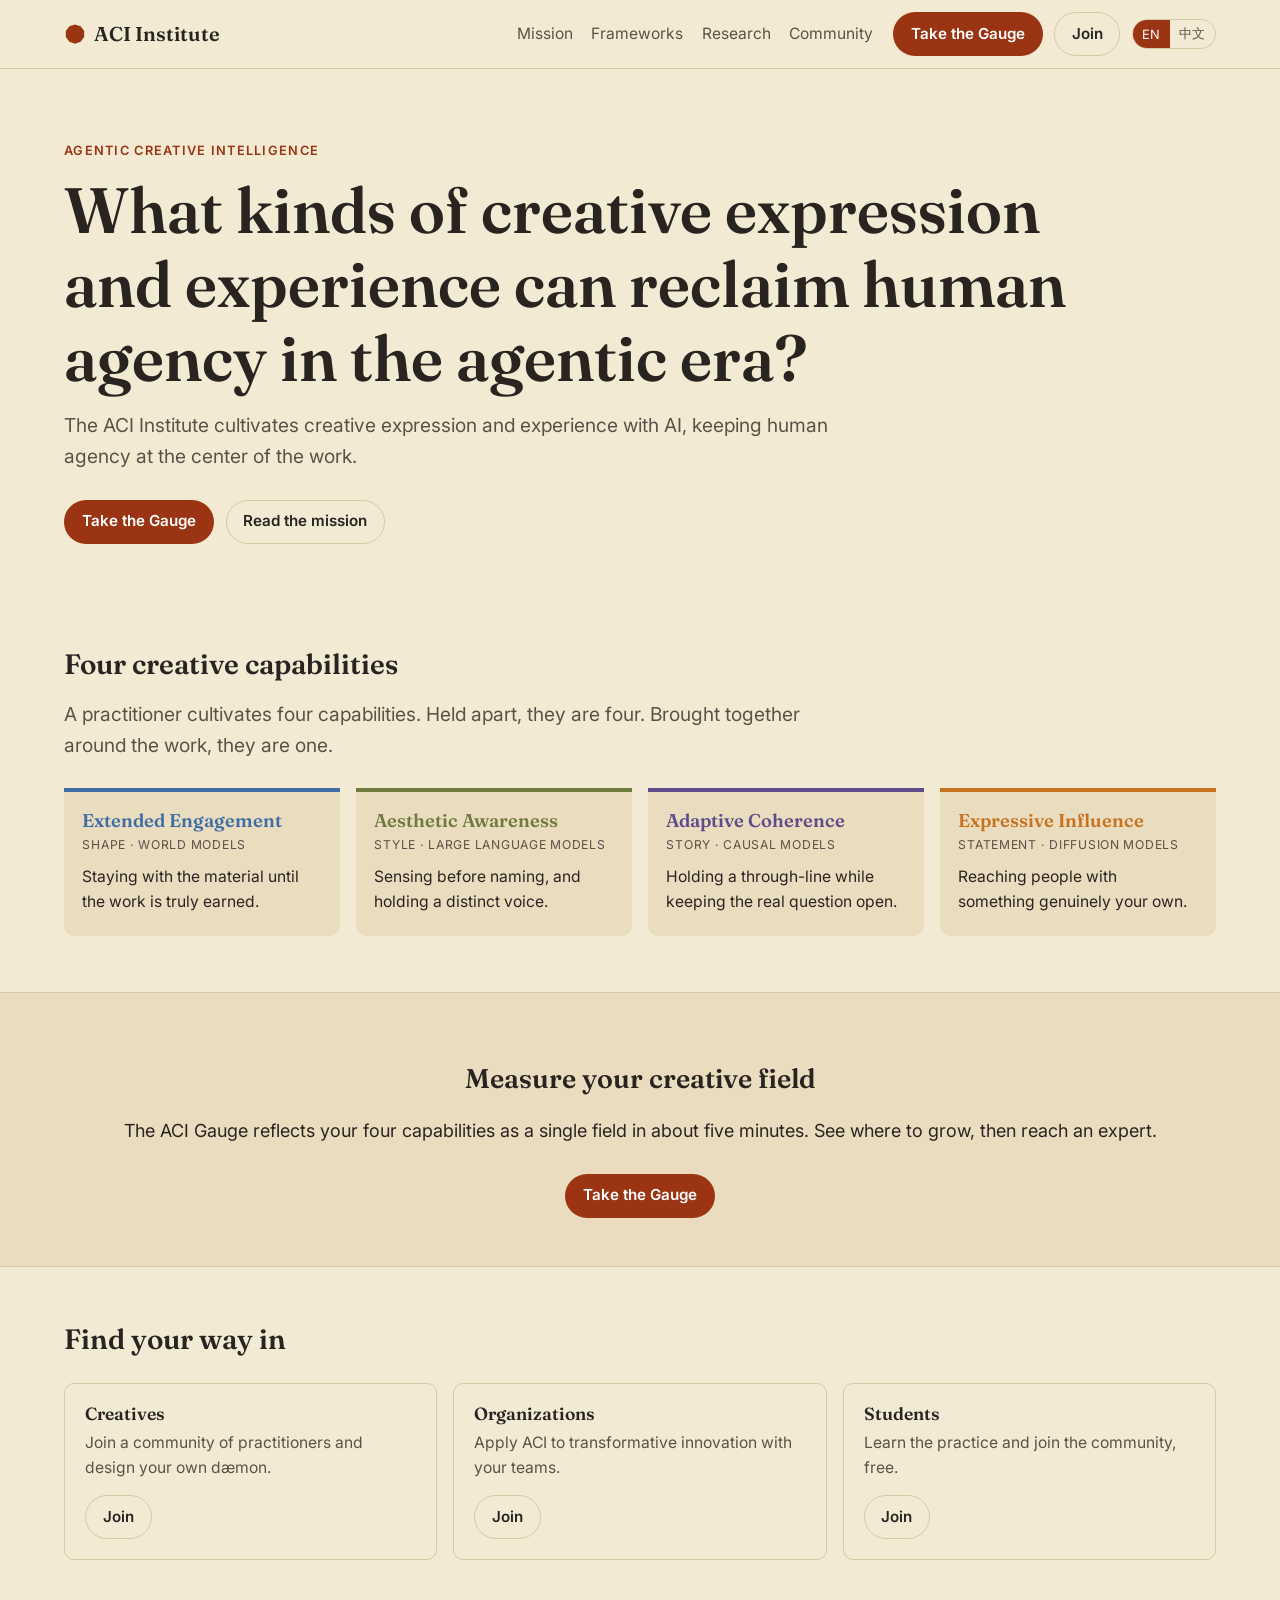
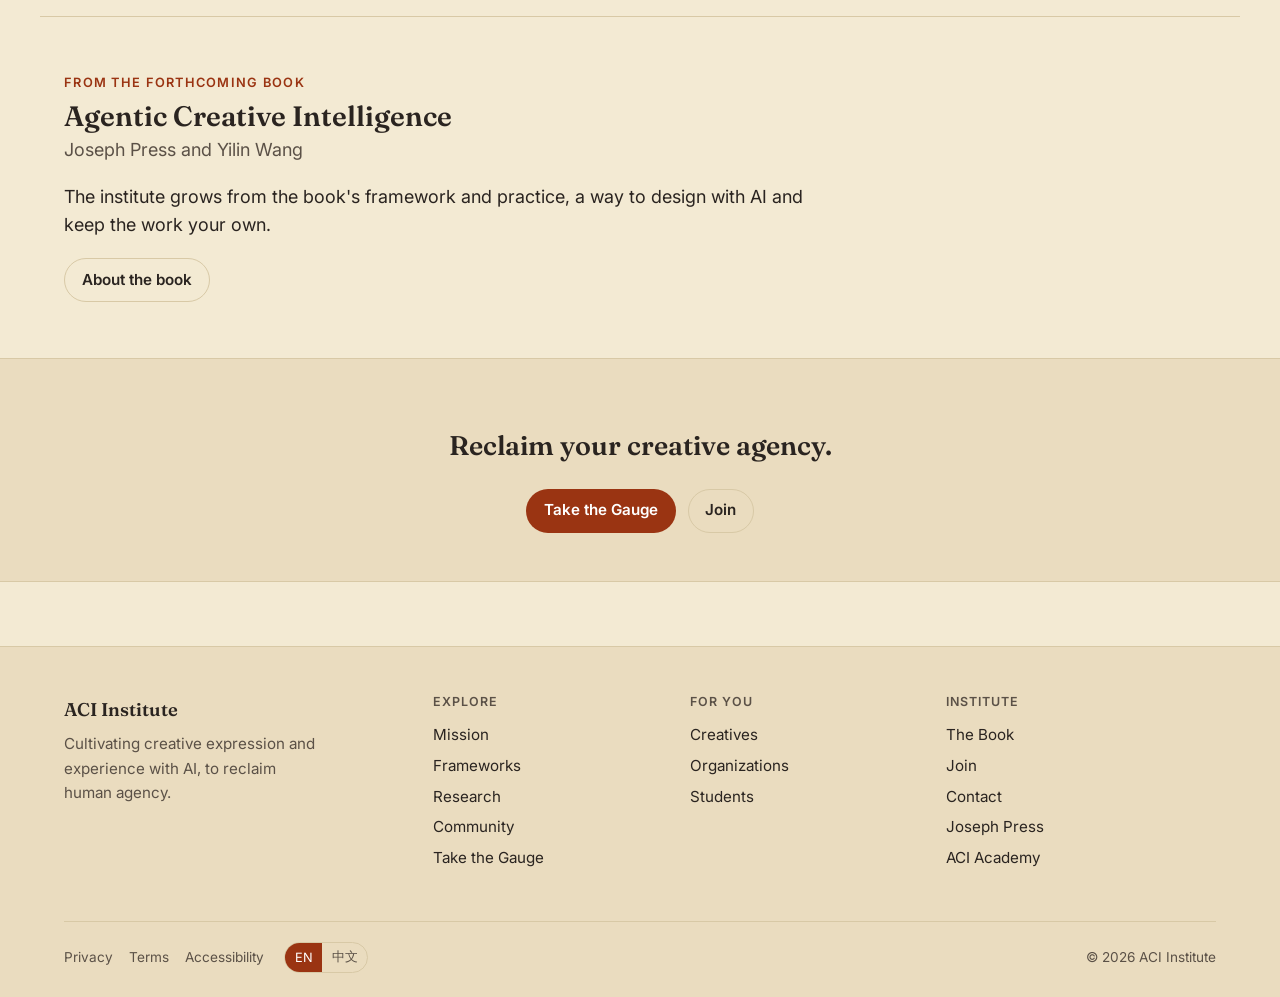
<file: index.html>
<!DOCTYPE html>
<html lang="en">
<head>
  <meta charset="utf-8">
  <meta name="viewport" content="width=device-width, initial-scale=1">
  <title>ACI Institute</title>
  <meta name="description" content="The ACI Institute cultivates creative expression and experience with AI, keeping human agency at the center of the work.">
  <meta name="robots" content="noindex">
  <link rel="icon" href="/assets/favicon.svg">
  <script>
    (function () {
      try {
        var l = localStorage.getItem("aci-lang");
        if (l !== "en" && l !== "zh") {
          l = (navigator.language || "").toLowerCase().indexOf("zh") === 0 ? "zh" : "en";
        }
        document.documentElement.lang = l === "zh" ? "zh-Hans" : "en";
      } catch (e) {}
    })();
  </script>
  <link rel="preconnect" href="https://fonts.googleapis.com">
  <link rel="preconnect" href="https://fonts.gstatic.com" crossorigin>
  <link rel="stylesheet" href="https://fonts.googleapis.com/css2?family=Fraunces:opsz,wght@9..144,400;9..144,600&family=Inter:wght@400;500;600&family=IBM+Plex+Mono&display=swap">
  <link rel="stylesheet" href="/assets/css/main.css">
</head>
<body>
  <main id="main">

    <section class="hero wrap">
      <p class="eyebrow" data-i18n="home.hero.eyebrow">Agentic Creative Intelligence</p>
      <h1 class="display" data-i18n="home.hero.title">What kinds of creative expression and experience can reclaim human agency in the agentic era?</h1>
      <p class="subhead" data-i18n="home.hero.sub">The ACI Institute cultivates creative expression and experience with AI, keeping human agency at the center of the work.</p>
      <div class="cta-row">
        <a class="btn btn-primary" href="/gauge/" data-i18n="cta.gauge">Take the Gauge</a>
        <a class="btn btn-quiet" href="/mission/" data-i18n="cta.mission">Read the mission</a>
      </div>
    </section>

    <section class="section wrap">
      <div class="section-head">
        <h2 data-i18n="home.caps.title">Four creative capabilities</h2>
        <p class="lead" data-i18n="home.caps.intro">A practitioner cultivates four capabilities. Held apart, they are four. Brought together around the work, they are one.</p>
      </div>
      <div class="cap-grid">
        <article class="cap-card ee">
          <h3 data-i18n="cap.ee.name">Extended Engagement</h3>
          <p class="aspect" data-i18n="cap.ee.aspect">Shape · World Models</p>
          <p data-i18n="cap.ee.line">Staying with the material until the work is truly earned.</p>
        </article>
        <article class="cap-card aa">
          <h3 data-i18n="cap.aa.name">Aesthetic Awareness</h3>
          <p class="aspect" data-i18n="cap.aa.aspect">Style · Large Language Models</p>
          <p data-i18n="cap.aa.line">Sensing before naming, and holding a distinct voice.</p>
        </article>
        <article class="cap-card ac">
          <h3 data-i18n="cap.ac.name">Adaptive Coherence</h3>
          <p class="aspect" data-i18n="cap.ac.aspect">Story · Causal Models</p>
          <p data-i18n="cap.ac.line">Holding a through-line while keeping the real question open.</p>
        </article>
        <article class="cap-card ei">
          <h3 data-i18n="cap.ei.name">Expressive Influence</h3>
          <p class="aspect" data-i18n="cap.ei.aspect">Statement · Diffusion Models</p>
          <p data-i18n="cap.ei.line">Reaching people with something genuinely your own.</p>
        </article>
      </div>
    </section>

    <section class="band center">
      <div class="wrap">
        <h2 data-i18n="home.gauge.title">Measure your creative field</h2>
        <p class="subhead" data-i18n="home.gauge.sub">The ACI Gauge reflects your four capabilities as a single field in about five minutes. See where to grow, then reach an expert.</p>
        <div class="cta-row">
          <a class="btn btn-primary" href="/gauge/" data-i18n="cta.gauge">Take the Gauge</a>
        </div>
      </div>
    </section>

    <section class="section wrap">
      <div class="section-head">
        <h2 data-i18n="home.ways.title">Find your way in</h2>
      </div>
      <div class="ways-grid">
        <article class="way-card">
          <h3 data-i18n="home.way.creatives.title">Creatives</h3>
          <p data-i18n="home.way.creatives.body">Join a community of practitioners and design your own dæmon.</p>
          <a class="btn btn-quiet" href="/join/" data-i18n="cta.join">Join</a>
        </article>
        <article class="way-card">
          <h3 data-i18n="home.way.orgs.title">Organizations</h3>
          <p data-i18n="home.way.orgs.body">Apply ACI to transformative innovation with your teams.</p>
          <a class="btn btn-quiet" href="/join/" data-i18n="cta.join">Join</a>
        </article>
        <article class="way-card">
          <h3 data-i18n="home.way.students.title">Students</h3>
          <p data-i18n="home.way.students.body">Learn the practice and join the community, free.</p>
          <a class="btn btn-quiet" href="/join/" data-i18n="cta.join">Join</a>
        </article>
      </div>
    </section>

    <section class="section wrap">
      <div class="book-teaser section-head">
        <p class="eyebrow" data-i18n="home.book.eyebrow">From the forthcoming book</p>
        <h2 data-i18n="home.book.title">Agentic Creative Intelligence</h2>
        <p class="authors" data-i18n="home.book.authors">Joseph Press and Yilin Wang</p>
        <p data-i18n="home.book.body">The institute grows from the book's framework and practice, a way to design with AI and keep the work your own.</p>
        <a class="btn btn-quiet" href="/book/" data-i18n="cta.book">About the book</a>
      </div>
    </section>

    <section class="band center">
      <div class="wrap">
        <h2 data-i18n="home.close.title">Reclaim your creative agency.</h2>
        <div class="cta-row">
          <a class="btn btn-primary" href="/gauge/" data-i18n="cta.gauge">Take the Gauge</a>
          <a class="btn btn-quiet" href="/join/" data-i18n="cta.join">Join</a>
        </div>
      </div>
    </section>

  </main>

  <script src="/assets/js/i18n.js"></script>
  <script src="/assets/js/shell.js"></script>
</body>
</html>
</file>
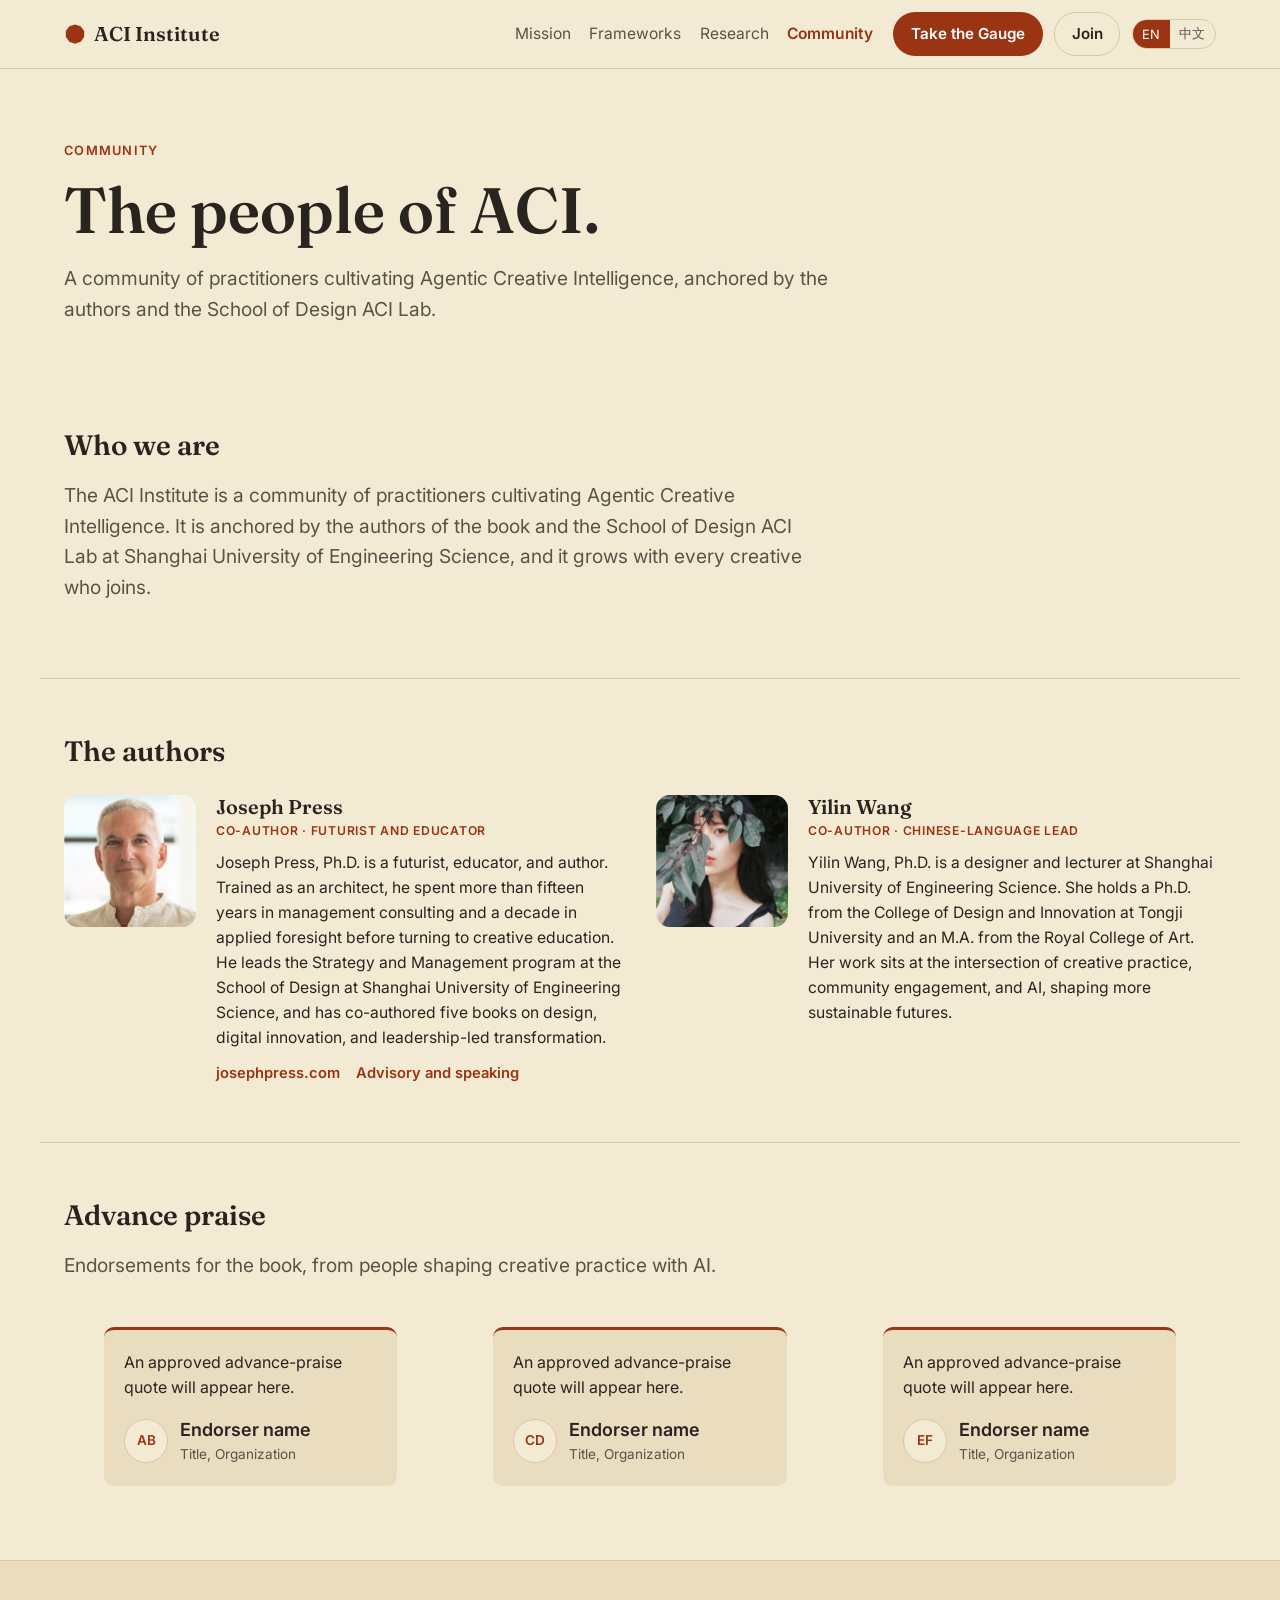
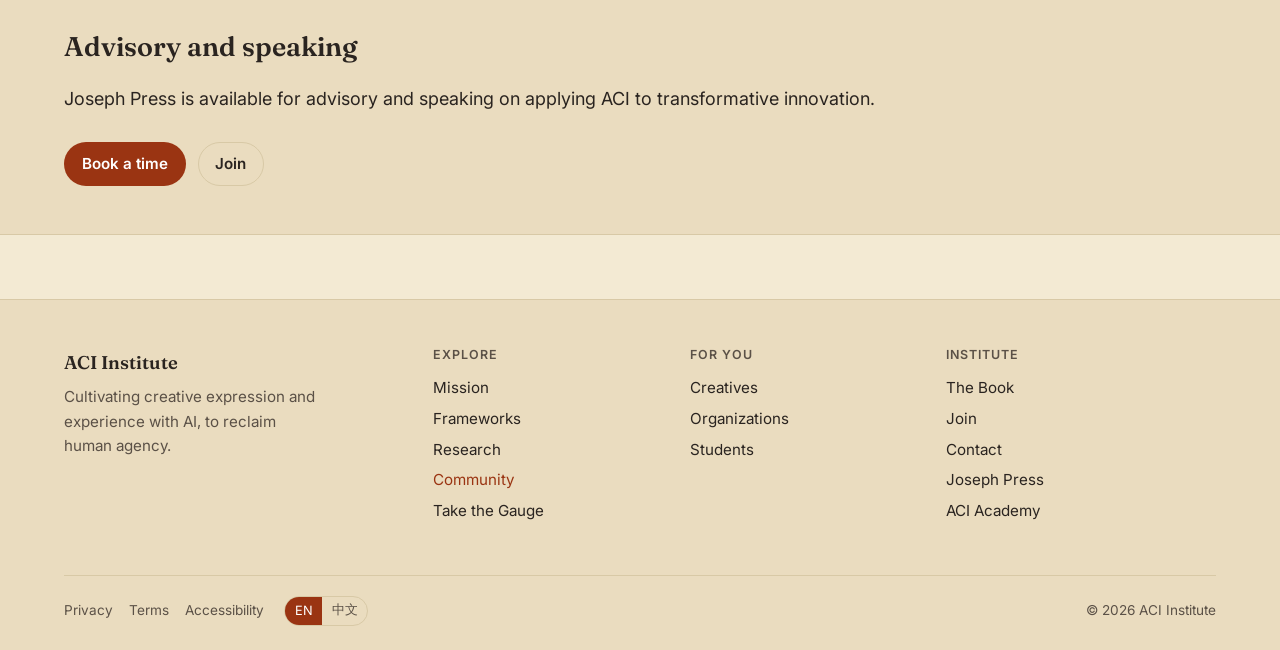
<file: community/index.html>
<!DOCTYPE html>
<html lang="en">
<head>
  <meta charset="utf-8">
  <meta name="viewport" content="width=device-width, initial-scale=1">
  <title>Community · ACI Institute</title>
  <meta name="description" content="A community of practitioners cultivating Agentic Creative Intelligence, anchored by the authors and the School of Design ACI Lab.">
  <meta name="robots" content="noindex">
  <link rel="icon" href="/assets/favicon.svg">
  <script>
    (function () {
      try {
        var l = localStorage.getItem("aci-lang");
        if (l !== "en" && l !== "zh") {
          l = (navigator.language || "").toLowerCase().indexOf("zh") === 0 ? "zh" : "en";
        }
        document.documentElement.lang = l === "zh" ? "zh-Hans" : "en";
      } catch (e) {}
    })();
  </script>
  <link rel="preconnect" href="https://fonts.googleapis.com">
  <link rel="preconnect" href="https://fonts.gstatic.com" crossorigin>
  <link rel="stylesheet" href="https://fonts.googleapis.com/css2?family=Fraunces:opsz,wght@9..144,400;9..144,600&family=Inter:wght@400;500;600&family=IBM+Plex+Mono&display=swap">
  <link rel="stylesheet" href="/assets/css/main.css">
</head>
<body>
  <main id="main">

    <section class="hero wrap">
      <p class="eyebrow" data-i18n="community.eyebrow">Community</p>
      <h1 class="display" data-i18n="community.title">The people of ACI.</h1>
      <p class="subhead" data-i18n="community.sub">A community of practitioners cultivating Agentic Creative Intelligence, anchored by the authors and the School of Design ACI Lab.</p>
    </section>

    <section class="section wrap">
      <div class="section-head">
        <h2 data-i18n="community.who.h">Who we are</h2>
        <p class="lead" data-i18n="community.who.p">The ACI Institute is a community of practitioners cultivating Agentic Creative Intelligence. It is anchored by the authors of the book and the School of Design ACI Lab at Shanghai University of Engineering Science, and it grows with every creative who joins.</p>
      </div>
    </section>

    <section class="section wrap">
      <div class="section-head">
        <h2 data-i18n="community.authors.h">The authors</h2>
      </div>
      <div class="people-grid">

        <article class="person-card">
          <img class="person-photo" src="/assets/pix/joseph.jpg" width="132" height="132" loading="lazy" alt="Joseph Press">
          <div class="person-body">
            <h3 data-i18n="community.joseph.name">Joseph Press</h3>
            <p class="person-role" data-i18n="community.joseph.role">Co-author · Futurist and educator</p>
            <p class="person-bio" data-i18n="community.joseph.bio">Joseph Press, Ph.D. is a futurist, educator, and author. Trained as an architect, he spent more than fifteen years in management consulting and a decade in applied foresight before turning to creative education. He leads the Strategy and Management program at the School of Design at Shanghai University of Engineering Science, and has co-authored five books on design, digital innovation, and leadership-led transformation.</p>
            <div class="person-links">
              <a href="https://www.josephpress.com" data-i18n="community.joseph.site">josephpress.com</a>
              <a href="https://www.josephpress.com" data-i18n="community.joseph.book">Advisory and speaking</a>
            </div>
          </div>
        </article>

        <article class="person-card">
          <img class="person-photo" src="/assets/pix/yilin.jpg" width="132" height="132" loading="lazy" alt="Yilin Wang">
          <div class="person-body">
            <h3 data-i18n="community.yilin.name">Yilin Wang</h3>
            <p class="person-role" data-i18n="community.yilin.role">Co-author · Chinese-language lead</p>
            <p class="person-bio" data-i18n="community.yilin.bio">Yilin Wang, Ph.D. is a designer and lecturer at Shanghai University of Engineering Science. She holds a Ph.D. from the College of Design and Innovation at Tongji University and an M.A. from the Royal College of Art. Her work sits at the intersection of creative practice, community engagement, and AI, shaping more sustainable futures.</p>
          </div>
        </article>

      </div>
    </section>

    <section class="section wrap">
      <div class="section-head">
        <h2 data-i18n="community.praise.h">Advance praise</h2>
        <p class="lead" data-i18n="community.praise.p">Endorsements for the book, from people shaping creative practice with AI.</p>
      </div>
      <div class="praise-grid" id="endorsers-list"></div>
    </section>

    <section class="band">
      <div class="wrap">
        <h2 data-i18n="community.work.h">Advisory and speaking</h2>
        <p class="subhead" data-i18n="community.work.p">Joseph Press is available for advisory and speaking on applying ACI to transformative innovation.</p>
        <div class="cta-row">
          <a class="btn btn-primary" href="https://www.josephpress.com" data-i18n="community.work.cta">Book a time</a>
          <a class="btn btn-quiet" href="/join/" data-i18n="cta.join">Join</a>
        </div>
      </div>
    </section>

  </main>

  <script src="/assets/js/endorsers.js"></script>
  <script src="/assets/js/i18n.js"></script>
  <script src="/assets/js/shell.js"></script>
</body>
</html>
</file>
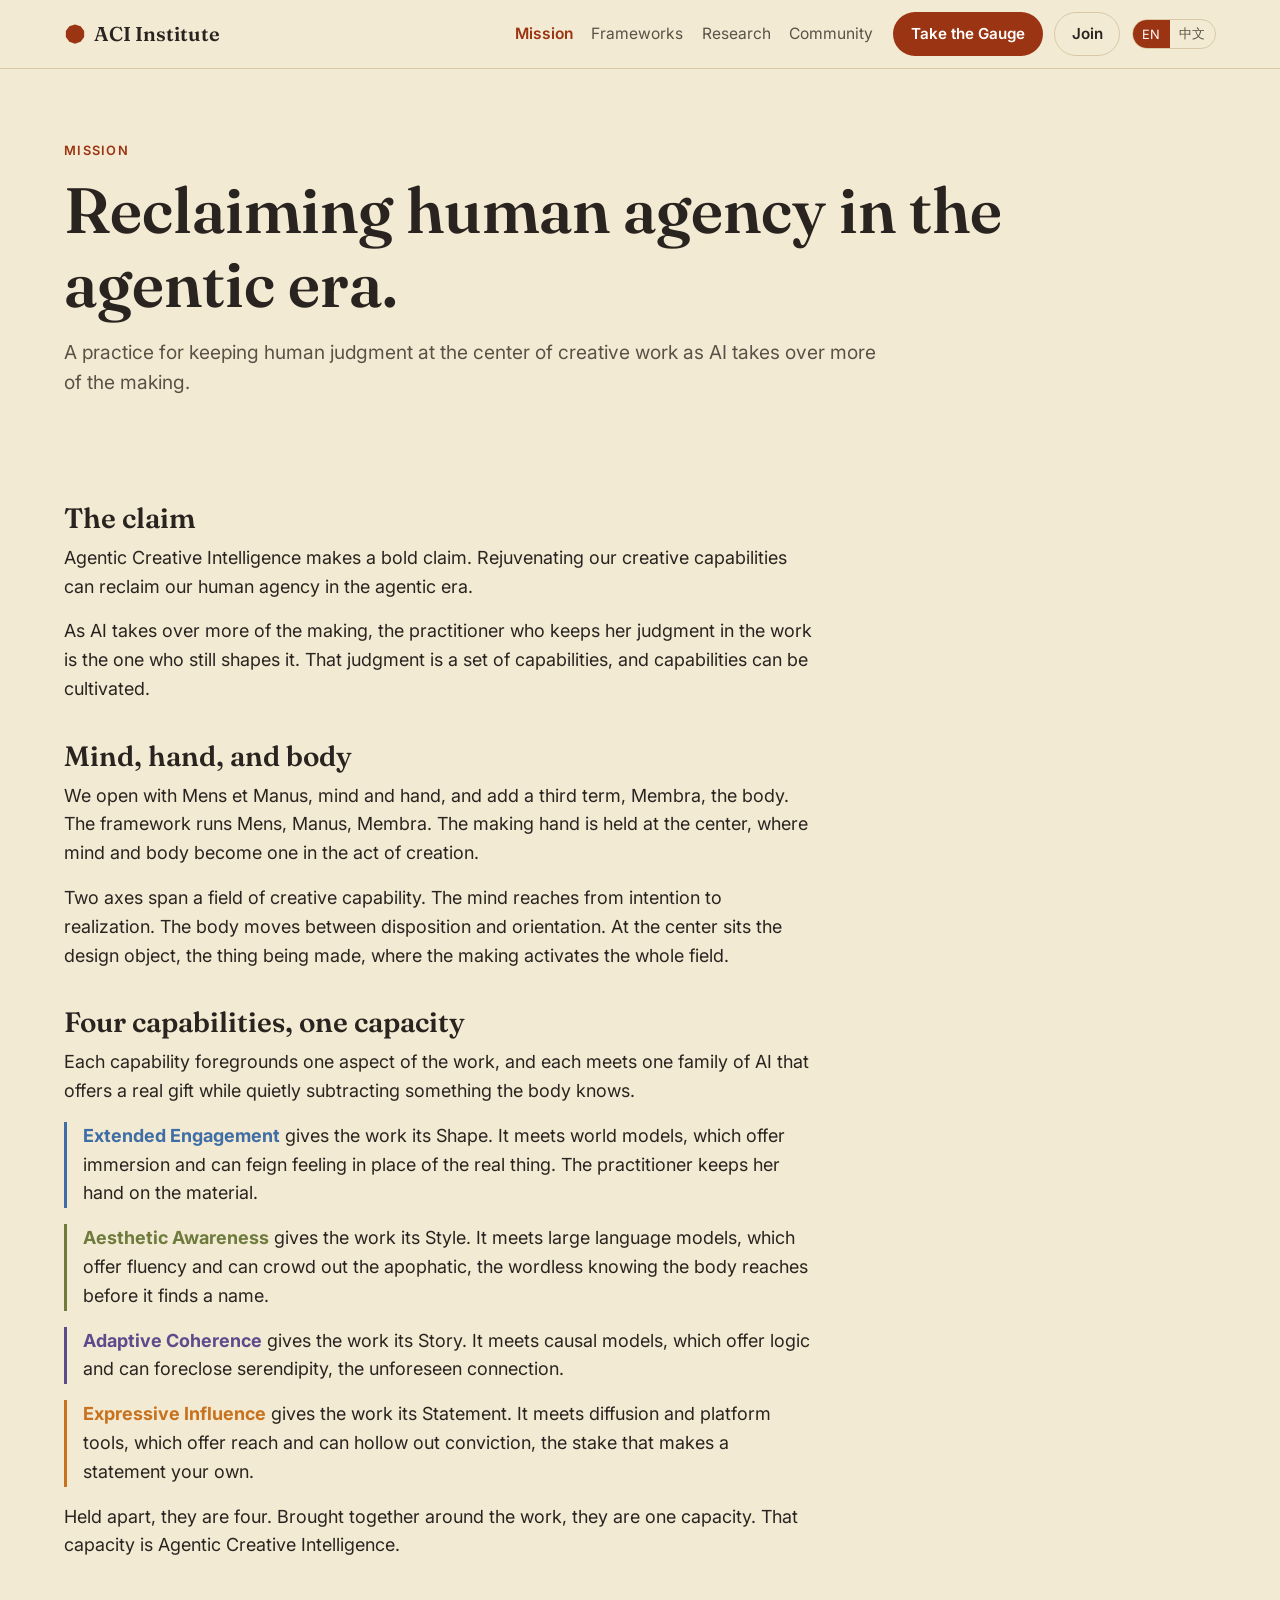
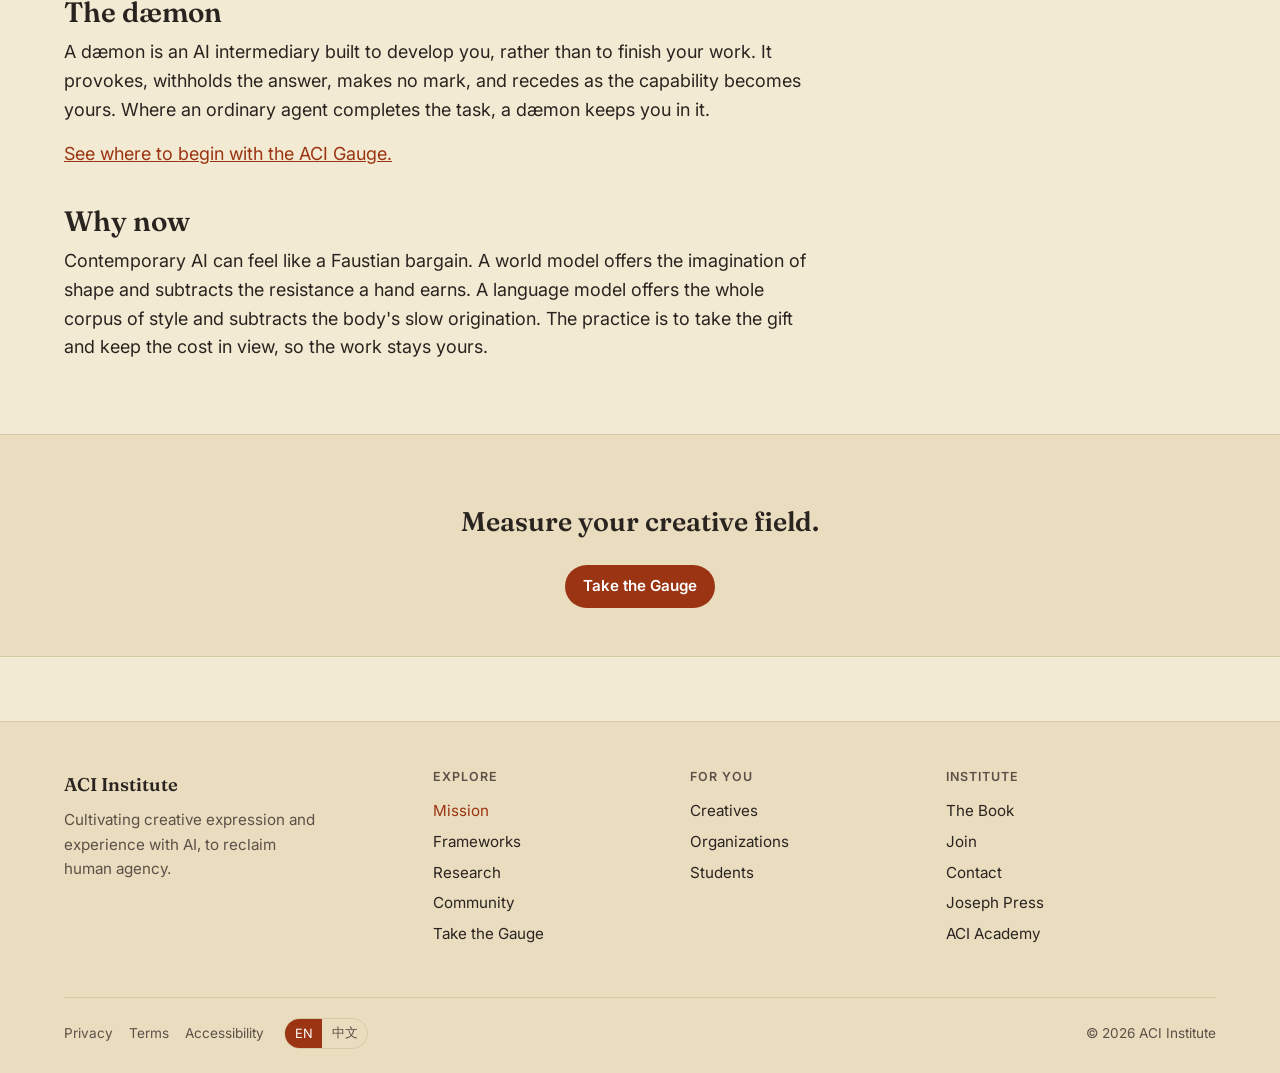
<file: mission/index.html>
<!DOCTYPE html>
<html lang="en">
<head>
  <meta charset="utf-8">
  <meta name="viewport" content="width=device-width, initial-scale=1">
  <title>Mission · ACI Institute</title>
  <meta name="description" content="Agentic Creative Intelligence makes a bold claim: rejuvenating our creative capabilities can reclaim human agency in the agentic era.">
  <meta name="robots" content="noindex">
  <link rel="icon" href="/assets/favicon.svg">
  <script>
    (function () {
      try {
        var l = localStorage.getItem("aci-lang");
        if (l !== "en" && l !== "zh") {
          l = (navigator.language || "").toLowerCase().indexOf("zh") === 0 ? "zh" : "en";
        }
        document.documentElement.lang = l === "zh" ? "zh-Hans" : "en";
      } catch (e) {}
    })();
  </script>
  <link rel="preconnect" href="https://fonts.googleapis.com">
  <link rel="preconnect" href="https://fonts.gstatic.com" crossorigin>
  <link rel="stylesheet" href="https://fonts.googleapis.com/css2?family=Fraunces:opsz,wght@9..144,400;9..144,600&family=Inter:wght@400;500;600&family=IBM+Plex+Mono&display=swap">
  <link rel="stylesheet" href="/assets/css/main.css">
</head>
<body>
  <main id="main">

    <section class="hero wrap">
      <p class="eyebrow" data-i18n="mission.eyebrow">Mission</p>
      <h1 class="display" data-i18n="mission.title">Reclaiming human agency in the agentic era.</h1>
      <p class="subhead" data-i18n="mission.sub">A practice for keeping human judgment at the center of creative work as AI takes over more of the making.</p>
    </section>

    <section class="section wrap">
      <div class="prose">
        <h2 data-i18n="mission.claim.h">The claim</h2>
        <p data-i18n="mission.claim.p1">Agentic Creative Intelligence makes a bold claim. Rejuvenating our creative capabilities can reclaim our human agency in the agentic era.</p>
        <p data-i18n="mission.claim.p2">As AI takes over more of the making, the practitioner who keeps her judgment in the work is the one who still shapes it. That judgment is a set of capabilities, and capabilities can be cultivated.</p>

        <h2 data-i18n="mission.field.h">Mind, hand, and body</h2>
        <p data-i18n="mission.field.p1">We open with Mens et Manus, mind and hand, and add a third term, Membra, the body. The framework runs Mens, Manus, Membra. The making hand is held at the center, where mind and body become one in the act of creation.</p>
        <p data-i18n="mission.field.p2">Two axes span a field of creative capability. The mind reaches from intention to realization. The body moves between disposition and orientation. At the center sits the design object, the thing being made, where the making activates the whole field.</p>

        <h2 data-i18n="mission.caps.h">Four capabilities, one capacity</h2>
        <p data-i18n="mission.caps.p1">Each capability foregrounds one aspect of the work, and each meets one family of AI that offers a real gift while quietly subtracting something the body knows.</p>

        <div class="cap-def ee">
          <p data-i18n="mission.caps.ee"><b>Extended Engagement</b> gives the work its Shape. It meets world models, which offer immersion and can feign feeling in place of the real thing. The practitioner keeps her hand on the material.</p>
        </div>
        <div class="cap-def aa">
          <p data-i18n="mission.caps.aa"><b>Aesthetic Awareness</b> gives the work its Style. It meets large language models, which offer fluency and can crowd out the apophatic, the wordless knowing the body reaches before it finds a name.</p>
        </div>
        <div class="cap-def ac">
          <p data-i18n="mission.caps.ac"><b>Adaptive Coherence</b> gives the work its Story. It meets causal models, which offer logic and can foreclose serendipity, the unforeseen connection.</p>
        </div>
        <div class="cap-def ei">
          <p data-i18n="mission.caps.ei"><b>Expressive Influence</b> gives the work its Statement. It meets diffusion and platform tools, which offer reach and can hollow out conviction, the stake that makes a statement your own.</p>
        </div>

        <p data-i18n="mission.caps.p2">Held apart, they are four. Brought together around the work, they are one capacity. That capacity is Agentic Creative Intelligence.</p>

        <h2 data-i18n="mission.daemon.h">The dæmon</h2>
        <p data-i18n="mission.daemon.p1">A dæmon is an AI intermediary built to develop you, rather than to finish your work. It provokes, withholds the answer, makes no mark, and recedes as the capability becomes yours. Where an ordinary agent completes the task, a dæmon keeps you in it.</p>
        <p><a href="/gauge/" data-i18n="mission.daemon.cta">See where to begin with the ACI Gauge.</a></p>

        <h2 data-i18n="mission.why.h">Why now</h2>
        <p data-i18n="mission.why.p1">Contemporary AI can feel like a Faustian bargain. A world model offers the imagination of shape and subtracts the resistance a hand earns. A language model offers the whole corpus of style and subtracts the body's slow origination. The practice is to take the gift and keep the cost in view, so the work stays yours.</p>
      </div>
    </section>

    <section class="band center">
      <div class="wrap">
        <h2 data-i18n="mission.close.h">Measure your creative field.</h2>
        <div class="cta-row">
          <a class="btn btn-primary" href="/gauge/" data-i18n="cta.gauge">Take the Gauge</a>
        </div>
      </div>
    </section>

  </main>

  <script src="/assets/js/i18n.js"></script>
  <script src="/assets/js/shell.js"></script>
</body>
</html>
</file>
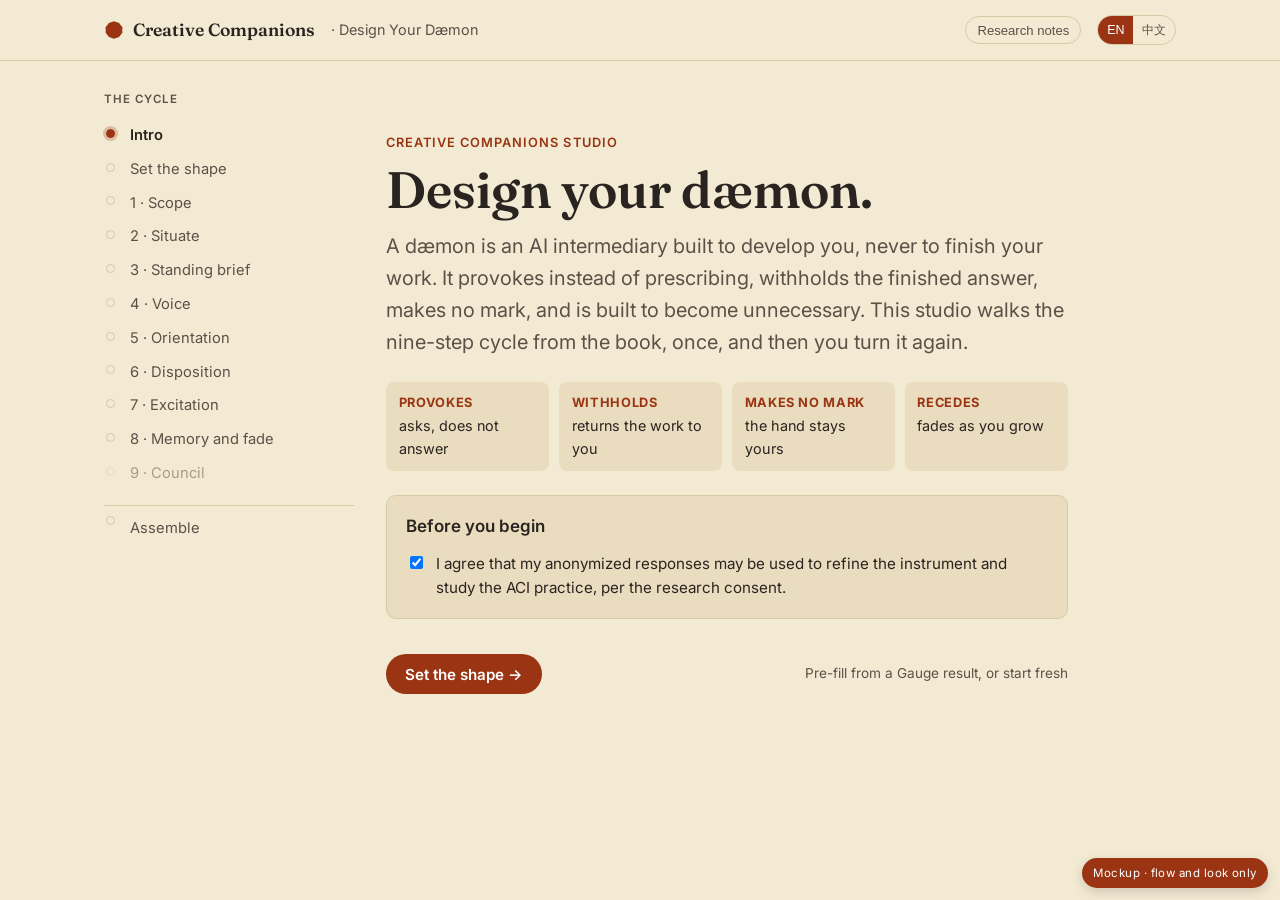
<file: prototype/daemon-studio/index.html>
<!DOCTYPE html>
<html lang="en">
<head>
<meta charset="utf-8">
<meta name="viewport" content="width=device-width, initial-scale=1">
<title>Design Your Dæmon · studio mockup · ACI Institute</title>
<meta name="description" content="A design mockup of the Creative Companions studio: the nine-step dæmon design cycle from the Appendix of Agentic Creative Intelligence.">
<meta name="robots" content="noindex">
<link rel="preconnect" href="https://fonts.googleapis.com">
<link rel="preconnect" href="https://fonts.gstatic.com" crossorigin>
<link rel="stylesheet" href="https://fonts.googleapis.com/css2?family=Fraunces:opsz,wght@9..144,400;9..144,600&family=Inter:wght@400;500;600&family=IBM+Plex+Mono&display=swap">
<style>
/* ==========================================================================
   Design Your Dæmon, studio mockup.
   Design tokens carried from /assets/css/main.css so this reads on-brand
   while standing alone. This is a MOCKUP: navigation and theming are live,
   scoring and persistence are not. Copy is drawn from the book Appendix,
   "Design Your Dæmon", for an instrument-refinement pass.
   ========================================================================== */
:root{
  --parchment:#F3EAD3; --parchment-deep:#EADCBF;
  --ink:#2A2420; --ink-soft:#5B5147; --line:#D8C9A6;
  --manus:#9A3412; --manus-bright:#B4512A;
  --ee-blue:#3E6EA5; --aa-olive:#6E7B3D; --ac-purple:#5E4B8B; --ei-orange:#C8721F;
  --font-display:"Fraunces",Georgia,serif;
  --font-body:"Inter",system-ui,-apple-system,"Segoe UI",Roboto,sans-serif;
  --font-mono:"IBM Plex Mono",ui-monospace,Menlo,monospace;
  --radius:10px; --maxw:1120px;
  --accent:var(--manus); /* re-themed to the chosen capability color */
}
*,*::before,*::after{box-sizing:border-box;}
body{margin:0;background:var(--parchment);color:var(--ink);
  font-family:var(--font-body);font-size:1.0625rem;line-height:1.6;-webkit-font-smoothing:antialiased;}
h1,h2,h3,h4{font-family:var(--font-display);line-height:1.15;font-weight:600;}
a{color:var(--manus);}
.wrap{max-width:var(--maxw);margin-inline:auto;padding-inline:1.5rem;}
.mono{font-family:var(--font-mono);}

/* --- Top bar ------------------------------------------------------------- */
.topbar{position:sticky;top:0;z-index:30;background:color-mix(in srgb,var(--parchment) 90%,transparent);
  backdrop-filter:saturate(1.1) blur(8px);border-bottom:1px solid var(--line);}
.topbar .wrap{display:flex;align-items:center;gap:1rem;min-height:60px;}
.brand{display:inline-flex;align-items:center;gap:.55rem;text-decoration:none;color:var(--ink);
  font-family:var(--font-display);font-weight:600;font-size:1.1rem;white-space:nowrap;}
.brand svg{display:block;}
.crumb{color:var(--ink-soft);font-size:.9rem;}
.topbar .spacer{margin-left:auto;}
.toggle{display:inline-flex;align-items:center;gap:.5rem;font-size:.82rem;color:var(--ink-soft);
  border:1px solid var(--line);border-radius:999px;padding:.35rem .7rem;background:transparent;cursor:pointer;}
.toggle[aria-pressed="true"]{background:var(--manus);color:#fff;border-color:var(--manus);}
.lang{display:inline-flex;border:1px solid var(--line);border-radius:999px;overflow:hidden;}
.lang button{border:0;background:transparent;cursor:pointer;padding:.32rem .55rem;font-size:.78rem;color:var(--ink-soft);}
.lang button.on{background:var(--manus);color:#fff;}

/* --- Layout -------------------------------------------------------------- */
.studio{display:grid;grid-template-columns:250px 1fr;gap:2rem;padding-block:2rem 4rem;}
@media(max-width:900px){.studio{grid-template-columns:1fr;}}

/* Progress rail */
.rail{position:sticky;top:76px;align-self:start;}
.rail h2{font-family:var(--font-body);font-size:.72rem;text-transform:uppercase;letter-spacing:.09em;
  color:var(--ink-soft);margin:0 0 .8rem;}
.rail ol{list-style:none;margin:0;padding:0;}
.rail li{position:relative;padding:.32rem 0 .32rem 1.6rem;font-size:.92rem;color:var(--ink-soft);cursor:pointer;}
.rail li::before{content:"";position:absolute;left:.1rem;top:.62rem;width:9px;height:9px;border-radius:50%;
  border:1.5px solid var(--line);background:var(--parchment);}
.rail li:hover{color:var(--ink);}
.rail li.done::before{background:var(--accent);border-color:var(--accent);}
.rail li.current{color:var(--ink);font-weight:600;}
.rail li.current::before{background:var(--accent);border-color:var(--accent);box-shadow:0 0 0 3px color-mix(in srgb,var(--accent) 25%,transparent);}
.rail li.locked{opacity:.5;}
.rail .railgroup{margin-top:.9rem;padding-top:.7rem;border-top:1px solid var(--line);}

/* Panel */
.panel{background:transparent;}
.stepframe{display:none;animation:fade .25s ease;}
.stepframe.on{display:block;}
@keyframes fade{from{opacity:0;transform:translateY(4px);}to{opacity:1;transform:none;}}
.kicker{display:flex;align-items:center;gap:.6rem;color:var(--accent);font-size:.8rem;font-weight:600;
  text-transform:uppercase;letter-spacing:.08em;margin:0 0 .5rem;}
.kicker .pill{border:1px solid var(--accent);border-radius:999px;padding:.05rem .5rem;font-size:.72rem;}
.stepframe h1{font-size:clamp(1.9rem,3.4vw,2.5rem);margin:.2rem 0 .4rem;max-width:20ch;}
.stepframe .lead{font-size:1.18rem;color:var(--ink-soft);max-width:60ch;margin:0 0 1.5rem;}
.stepframe h3{font-size:1.15rem;margin:1.6rem 0 .3rem;}

/* Form bits (visual only) */
.field{margin:0 0 1.2rem;max-width:62ch;}
.field label{display:block;font-weight:600;margin:0 0 .3rem;}
.field .hint{color:var(--ink-soft);font-size:.92rem;margin:0 0 .5rem;}
.control{width:100%;border:1px solid var(--line);border-radius:8px;background:#fff8ea;
  padding:.7rem .8rem;font-family:var(--font-body);font-size:1rem;color:var(--ink);}
.control::placeholder{color:#a99a7c;}
textarea.control{min-height:4.5rem;resize:vertical;}
.sample{display:block;color:var(--aa-olive);font-size:.9rem;margin:.35rem 0 0;font-style:italic;}
.sentence{background:var(--parchment-deep);border-left:4px solid var(--accent);border-radius:0 8px 8px 0;
  padding:1rem 1.1rem;font-size:1.1rem;line-height:1.9;max-width:62ch;}
.sentence .blank{display:inline-block;min-width:9rem;border-bottom:2px solid var(--accent);
  color:var(--accent);font-weight:600;text-align:center;padding:0 .3rem;}

/* Capability cards (Step 1) */
.caps{display:grid;grid-template-columns:1fr 1fr;gap:1rem;max-width:64ch;margin-top:.5rem;}
@media(max-width:560px){.caps{grid-template-columns:1fr;}}
.capcard{text-align:left;background:var(--parchment-deep);border:1px solid var(--line);
  border-top:4px solid var(--c);border-radius:0 0 var(--radius) var(--radius);
  padding:1rem 1.05rem 1.15rem;cursor:pointer;transition:transform .12s ease,box-shadow .12s ease;}
.capcard:hover{transform:translateY(-2px);box-shadow:0 6px 18px rgba(42,36,32,.08);}
.capcard[aria-pressed="true"]{box-shadow:0 0 0 2px var(--c) inset,0 6px 18px rgba(42,36,32,.10);}
.capcard h4{margin:0 0 .15rem;font-size:1.1rem;color:var(--c);}
.capcard .aspect{font-size:.72rem;text-transform:uppercase;letter-spacing:.06em;color:var(--ink-soft);margin:0 0 .5rem;}
.capcard p{margin:0;font-size:.95rem;}
.capcard .modes{margin:.6rem 0 0;font-size:.82rem;color:var(--ink-soft);}
.ee{--c:var(--ee-blue);} .aa{--c:var(--aa-olive);} .ac{--c:var(--ac-purple);} .ei{--c:var(--ei-orange);}

/* Dial (Set the Shape / Step 4) */
.dial{display:flex;gap:.5rem;flex-wrap:wrap;max-width:62ch;}
.dial button{flex:1;min-width:9rem;border:1px solid var(--line);background:#fff8ea;border-radius:8px;
  padding:.7rem .8rem;text-align:left;cursor:pointer;font-family:var(--font-body);}
.dial button[aria-pressed="true"]{border-color:var(--accent);box-shadow:0 0 0 1px var(--accent) inset;}
.dial b{display:block;font-size:.95rem;} .dial span{font-size:.85rem;color:var(--ink-soft);}

/* Chips (weighting) */
.chips{display:flex;gap:.5rem;flex-wrap:wrap;}
.chips button{border:1px solid var(--line);background:transparent;border-radius:999px;
  padding:.4rem .9rem;cursor:pointer;font-family:var(--font-body);font-size:.92rem;color:var(--ink);}
.chips button[aria-pressed="true"]{background:var(--accent);color:#fff;border-color:var(--accent);}

/* Nav row */
.navrow{display:flex;align-items:center;gap:.75rem;margin-top:2.2rem;padding-top:1.4rem;border-top:1px solid var(--line);max-width:62ch;}
.btn{display:inline-flex;align-items:center;justify-content:center;padding:.6rem 1.15rem;border-radius:999px;
  font-family:var(--font-body);font-weight:600;font-size:.95rem;text-decoration:none;border:1px solid transparent;cursor:pointer;}
.btn-primary{background:var(--accent);color:#fff;} .btn-primary:hover{filter:brightness(1.08);}
.btn-quiet{background:transparent;color:var(--ink);border-color:var(--line);}
.btn-quiet:hover{color:var(--accent);border-color:var(--accent);}
.navrow .spacer{margin-left:auto;}
.stepcount{color:var(--ink-soft);font-size:.85rem;}

/* Annotation (research scaffolding), hidden until toggled */
.note{display:none;border:1px dashed var(--manus);background:color-mix(in srgb,var(--manus) 7%,transparent);
  border-radius:8px;padding:.7rem .85rem;margin:.8rem 0;max-width:62ch;font-size:.88rem;color:#6a3a25;}
.note b{color:var(--manus);}
body.annot .note{display:block;}
.note .tag{display:inline-block;font-size:.68rem;font-weight:600;text-transform:uppercase;letter-spacing:.06em;
  background:var(--manus);color:#fff;border-radius:4px;padding:.05rem .4rem;margin-right:.4rem;}

/* Intro + consent */
.intro{max-width:64ch;padding-block:2.5rem 1rem;}
.intro .display{font-size:clamp(2.2rem,4.5vw,3.2rem);margin:.4rem 0 .6rem;}
.intro .lead{font-size:1.25rem;color:var(--ink-soft);}
.stance{display:grid;grid-template-columns:repeat(4,1fr);gap:.6rem;margin:1.5rem 0;max-width:62ch;}
@media(max-width:560px){.stance{grid-template-columns:1fr 1fr;}}
.stance div{background:var(--parchment-deep);border-radius:8px;padding:.7rem .8rem;font-size:.9rem;}
.stance b{display:block;color:var(--manus);font-size:.8rem;text-transform:uppercase;letter-spacing:.05em;}
.consent{background:var(--parchment-deep);border:1px solid var(--line);border-radius:var(--radius);padding:1.1rem 1.2rem;max-width:62ch;margin:1.4rem 0;}
.consent label{display:flex;gap:.6rem;align-items:flex-start;font-size:.95rem;cursor:pointer;}
.consent input{margin-top:.25rem;}

/* Assemble output */
.deliverable{background:#fff8ea;border:1px solid var(--line);border-radius:var(--radius);padding:1.1rem 1.2rem;margin:0 0 1.1rem;max-width:64ch;}
.deliverable h4{margin:0 0 .5rem;font-size:1.05rem;}
.deliverable .tagrow{font-size:.72rem;text-transform:uppercase;letter-spacing:.06em;color:var(--ink-soft);margin:0 0 .6rem;}
.card-config{list-style:none;margin:0;padding:0;font-size:.93rem;}
.card-config li{padding:.28rem 0;border-bottom:1px dotted var(--line);}
.card-config li:last-child{border-bottom:0;}
.card-config b{color:var(--accent);}
.prompt{white-space:pre-wrap;font-family:var(--font-mono);font-size:.86rem;line-height:1.55;
  background:#2A2420;color:#f3ead3;border-radius:8px;padding:1rem;max-width:64ch;}
.audit{border-left:4px solid var(--aa-olive);background:color-mix(in srgb,var(--aa-olive) 8%,transparent);
  padding:.8rem 1rem;border-radius:0 8px 8px 0;max-width:62ch;margin:1rem 0;font-size:.95rem;}
.exportrow{display:flex;gap:.7rem;flex-wrap:wrap;margin-top:1.4rem;max-width:64ch;}
.mockbadge{position:fixed;right:12px;bottom:12px;background:var(--manus);color:#fff;font-size:.72rem;
  padding:.35rem .7rem;border-radius:999px;letter-spacing:.04em;z-index:40;box-shadow:0 4px 12px rgba(0,0,0,.15);}
</style>
</head>
<body>

<div class="topbar"><div class="wrap">
  <a class="brand" href="#" title="ACI Institute">
    <svg width="20" height="20" viewBox="0 0 24 24" aria-hidden="true"><path fill="var(--manus)" d="M12 1.5 18.17 3.51 21.99 8.76 21.99 15.24 18.17 20.49 12 22.5 5.83 20.49 2.01 15.24 2.01 8.76 5.83 3.51Z"/></svg>
    Creative Companions
  </a>
  <span class="crumb">· Design Your Dæmon</span>
  <span class="spacer"></span>
  <button class="toggle" id="annotToggle" aria-pressed="false">Research notes</button>
  <span class="lang" role="group" aria-label="Language"><button class="on">EN</button><button>中文</button></span>
</div></div>

<main class="wrap">
<div class="studio">

  <!-- Progress rail -->
  <nav class="rail" aria-label="Cycle steps">
    <h2>The cycle</h2>
    <ol id="rail"></ol>
  </nav>

  <!-- Panels -->
  <section class="panel" id="panel">

    <!-- 0. Intro + consent -->
    <div class="stepframe on" data-step="0">
      <div class="intro">
        <p class="kicker">Creative Companions studio</p>
        <h1 class="display">Design your dæmon.</h1>
        <p class="lead">A dæmon is an AI intermediary built to develop you, never to finish your work. It provokes instead of prescribing, withholds the finished answer, makes no mark, and is built to become unnecessary. This studio walks the nine-step cycle from the book, once, and then you turn it again.</p>
        <div class="stance">
          <div><b>Provokes</b> asks, does not answer</div>
          <div><b>Withholds</b> returns the work to you</div>
          <div><b>Makes no mark</b> the hand stays yours</div>
          <div><b>Recedes</b> fades as you grow</div>
        </div>
        <div class="note"><span class="tag">Demonstrator</span> This mockup is pre-filled with the book's worked example, the ceramicist Marisol Reyes and her dæmon <b>Terra</b>, so reviewers see a complete dæmon rather than empty fields. A live build would start blank or from a Gauge result.</div>
        <div class="consent">
          <p style="margin:0 0 .7rem;font-weight:600;">Before you begin</p>
          <label><input type="checkbox" checked> I agree that my anonymized responses may be used to refine the instrument and study the ACI practice, per the research consent.</label>
          <div class="note"><span class="tag">Pilot data</span> Consent is captured here. Each step's answers are recorded to a local session object, exportable at the end. No account, no server in this mockup.</div>
        </div>
        <div class="navrow" style="border-top:0;padding-top:0;">
          <button class="btn btn-primary" data-go="1">Set the shape →</button>
          <span class="spacer"></span>
          <span class="stepcount">Pre-fill from a Gauge result, or start fresh</span>
        </div>
      </div>
    </div>

    <!-- Set the Shape -->
    <div class="stepframe" data-step="1">
      <p class="kicker"><span class="pill">First</span> Set the shape</p>
      <h1>Name what you are making.</h1>
      <p class="lead">Three choices set the rest. Name the design object before you shape the dæmon: the made thing joined with the shared life it takes on among the people who make, carry, and receive it.</p>

      <div class="field">
        <label>The design object</label>
        <p class="hint">Start from the object your craft must deliver, and configure the dæmon around it.</p>
        <input class="control" value="A stoneware dinner service for the café two streets over.">
        <span class="sample">Shared life: the morning it will serve, the cups the regulars warm their hands around before the day starts.</span>
      </div>

      <h3>Ask of it three questions, in kitchen words</h3>
      <div class="field">
        <label>What should it guard?</label>
        <input class="control" value="The slow loop of test tiles that earns a glaze.">
      </div>
      <div class="field">
        <label>What must it never do?</label>
        <input class="control" value="Call a glaze settled in my place.">
      </div>
      <div class="field">
        <label>How will you know the judgment stays yours?</label>
        <input class="control" value="I can defend a recipe to the café owner with the renders face down.">
      </div>

      <h3>Pattern or protocol?</h3>
      <p class="hint">One dæmon guarding one capability is a pattern. A Creative Council is a protocol, several dæmons you chair. Begin with one pattern.</p>
      <div class="dial">
        <button aria-pressed="true"><b>Pattern</b><span>One dæmon, one capability</span></button>
        <button><b>Protocol</b><span>A Council you chair (Step 9)</span></button>
      </div>

      <h3 style="margin-top:1.6rem;">Autonomy or augmentation?</h3>
      <p class="hint">The dæmon is augmentation by design, since it makes no mark. Begin at augmentation, with timing as the only autonomy it is granted. You set this dial in Step 4.</p>
      <div class="dial">
        <button aria-pressed="true"><b>Summoned</b><span>Speaks only when you bring it work</span></button>
        <button><b>Light autonomy</b><span>Watches, interjects at the threshold</span></button>
      </div>

      <div class="note"><span class="tag">Refine</span> Do the kitchen-words prompts read plainly to a first-time practitioner? This is the screen most likely to need wording work. Note reactions per field.</div>
      <div class="navrow">
        <button class="btn btn-quiet" data-go="0">← Back</button>
        <button class="btn btn-primary" data-go="2">Continue →</button>
        <span class="spacer"></span><span class="stepcount">Set the shape</span>
      </div>
    </div>

    <!-- Step 1 -->
    <div class="stepframe" data-step="2">
      <p class="kicker"><span class="pill">Step 1</span> Scope</p>
      <h1>Name what you protect.</h1>
      <p class="lead">Carry the design object in, then name the capability the object most needs you to keep your own. If unsure, name what a tool now offers to do that you suspect you should still do yourself. That answer names the capability.</p>
      <p class="hint">The capability you name selects the dæmon's archetype: its philosophy, the AI system it meets, its two modes, and its felt signal.</p>
      <div class="caps" id="caps">
        <button class="capcard ee" data-cap="ee" aria-pressed="true">
          <h4>Extended Engagement</h4><p class="aspect">Shape · World Models</p>
          <p>Staying with the material until the work is truly earned.</p>
          <p class="modes">Meet What Resists / Reach Past Grasp · Seek the Unreachable</p>
        </button>
        <button class="capcard aa" data-cap="aa" aria-pressed="false">
          <h4>Aesthetic Awareness</h4><p class="aspect">Style · Large Language Models</p>
          <p>Sensing before naming, and holding a distinct voice.</p>
          <p class="modes">Register What Holds / Ready the Form · Trust the Unfamiliar</p>
        </button>
        <button class="capcard ac" data-cap="ac" aria-pressed="false">
          <h4>Adaptive Coherence</h4><p class="aspect">Story · Causal Models</p>
          <p>Holding a through-line while keeping the real question open.</p>
          <p class="modes">Open to the Grain / Hold the Thread · Hold the Untethered</p>
        </button>
        <button class="capcard ei" data-cap="ei" aria-pressed="false">
          <h4>Expressive Influence</h4><p class="aspect">Statement · Diffusion Models</p>
          <p>Making unforeseen connections that land with people.</p>
          <p class="modes">Stay Porous / Carry the Vision Out · Serendipity</p>
        </button>
      </div>
      <div class="field" style="margin-top:1.3rem;">
        <label>The AI system it faces</label>
        <input class="control" value="An image generator that renders finished glaze results before a single test tile is fired.">
      </div>
      <div class="note"><span class="tag">Refine</span> A Gauge result would pre-select the weakest capability here and carry its thinner mode into Step 7. Does the capability chosen match what the practitioner would pick unaided?</div>
      <div class="navrow">
        <button class="btn btn-quiet" data-go="1">← Back</button>
        <button class="btn btn-primary" data-go="3">Continue →</button>
        <span class="spacer"></span><span class="stepcount">Step 1 of 9</span>
      </div>
    </div>

    <!-- Step 2 -->
    <div class="stepframe" data-step="3">
      <p class="kicker"><span class="pill">Step 2</span> Situate</p>
      <h1>Place it in your real practice.</h1>
      <p class="lead">Five short answers situate the dæmon. The middle three carry ACI's three change intents; the other two set them in your systems and your self.</p>
      <div class="field"><label>Context</label><p class="hint">The systems shaping the work, and which AI system most tempts you to skip the work.</p><textarea class="control">Studio economics, a café waiting on the service, and a beautiful render that arrives before the kiln can answer.</textarea></div>
      <div class="field"><label>Inclination</label><p class="hint">Who you are here, the habit you skip toward, the mode you lean from.</p><textarea class="control">I trust a beautiful render over an unfired tile when the deadline is close.</textarea></div>
      <div class="field"><label>Aspiration <span class="hint" style="display:inline;">(innovation as meaning)</span></label><textarea class="control">The dinner service, for the café and its regulars; I want to grow my Extended Engagement.</textarea></div>
      <div class="field"><label>Craft <span class="hint" style="display:inline;">(design as making)</span></label><textarea class="control">Stoneware and glaze; what resists me is the kiln, which answers on its own schedule.</textarea></div>
      <div class="field"><label>Relations <span class="hint" style="display:inline;">(leadership as community)</span></label><textarea class="control">The café owner, the regulars who will drink from the cups, other potters in the studio.</textarea></div>
      <div class="navrow">
        <button class="btn btn-quiet" data-go="2">← Back</button>
        <button class="btn btn-primary" data-go="4">Continue →</button>
        <span class="spacer"></span><span class="stepcount">Step 2 of 9</span>
      </div>
    </div>

    <!-- Step 3 -->
    <div class="stepframe" data-step="4">
      <p class="kicker"><span class="pill">Step 3</span> Standing brief</p>
      <h1>The one instruction it holds against your habit.</h1>
      <p class="lead">The whole cycle turns on this sentence. Fill it with the design object in view, then read it back. If a blank is vague, sharpen it before moving on.</p>
      <div class="sentence">
        This dæmon serves my <span class="blank">Extended Engagement</span> capability.
        It holds the values <span class="blank">patience, material truth</span>.
        It guards me against <span class="blank">trusting a rendered glaze before my kiln has answered</span> (the habit I skip toward).
        It is built to develop me, and it never finishes my work.
      </div>
      <div class="note"><span class="tag">Refine</span> The fill-in-the-sentence form is the instrument's core. Watch whether practitioners can complete "the habit I skip toward" without prompting; it is the hardest and most diagnostic blank.</div>
      <div class="navrow">
        <button class="btn btn-quiet" data-go="3">← Back</button>
        <button class="btn btn-primary" data-go="5">Continue →</button>
        <span class="spacer"></span><span class="stepcount">Step 3 of 9</span>
      </div>
    </div>

    <!-- Step 4 -->
    <div class="stepframe" data-step="5">
      <p class="kicker"><span class="pill">Step 4</span> Voice</p>
      <h1>How it speaks, and how much it acts.</h1>
      <p class="lead">Make the autonomy dial concrete. Settle three things.</p>
      <div class="field"><label>The provocation, in your voice</label><p class="hint">The kind of question it asks at the threshold.</p><input class="control" value="Which of these results has your kiln actually returned?"></div>
      <div class="field"><label>The refusal</label><p class="hint">The completion it withholds and returns to you.</p><input class="control" value="It will not hand back a finished glaze recipe."></div>
      <div class="field"><label>The speaking rule</label>
        <div class="dial">
          <button aria-pressed="true"><b>Summoned</b><span>Only when you bring it work, plus one threshold moment</span></button>
          <button><b>Light autonomy</b><span>Watches and interjects at the threshold</span></button>
        </div>
      </div>
      <div class="navrow">
        <button class="btn btn-quiet" data-go="4">← Back</button>
        <button class="btn btn-primary" data-go="6">Continue →</button>
        <span class="spacer"></span><span class="stepcount">Step 4 of 9</span>
      </div>
    </div>

    <!-- Step 5 -->
    <div class="stepframe" data-step="6">
      <p class="kicker"><span class="pill">Step 5</span> Orientation</p>
      <h1>Name the action it guards.</h1>
      <p class="lead">Name the reach the design object asks you to take and keep taking. Then name the one thing the tool must not do in your place, and how you will know the action was earned.</p>
      <div class="field"><label>The action</label><input class="control" value="Keep the firing schedule mine, testing each glaze on real tiles."></div>
      <div class="field"><label>What the tool must not do for you</label><input class="control" value="Declare a glaze final from a render."></div>
      <div class="field"><label>The test of earned</label><p class="hint">A writer's test: she can defend the sentence aloud with the draft face down.</p><input class="control" value="I can defend the recipe with the renders face down."></div>
      <div class="navrow">
        <button class="btn btn-quiet" data-go="5">← Back</button>
        <button class="btn btn-primary" data-go="7">Continue →</button>
        <span class="spacer"></span><span class="stepcount">Step 5 of 9</span>
      </div>
    </div>

    <!-- Step 6 -->
    <div class="stepframe" data-step="7">
      <p class="kicker"><span class="pill">Step 6</span> Disposition</p>
      <h1>Name the mindset it protects.</h1>
      <p class="lead">Name the openness the design object asks of you. Then name what closes it too soon, and the discomfort you tend to flee that the dæmon should hold you inside.</p>
      <div class="field"><label>The mindset</label><input class="control" value="Stay open to what the kiln returns that no render predicted."></div>
      <div class="field"><label>What closes it</label><input class="control" value="Accepting the render as the finished surface."></div>
      <div class="field"><label>The friction to hold</label><input class="control" value="The wait for the kiln, and the tiles that fail."></div>
      <div class="navrow">
        <button class="btn btn-quiet" data-go="6">← Back</button>
        <button class="btn btn-primary" data-go="8">Continue →</button>
        <span class="spacer"></span><span class="stepcount">Step 6 of 9</span>
      </div>
    </div>

    <!-- Step 7 -->
    <div class="stepframe" data-step="8">
      <p class="kicker"><span class="pill">Step 7</span> Excitation</p>
      <h1>Tune the signal.</h1>
      <p class="lead">Each capability carries one felt signal. For Extended Engagement it is <b>Seek the Unreachable</b>. Settle three things.</p>
      <div class="field"><label>Alive and quiet</label><p class="hint">What the signal feels like when the two modes meet, and when it goes quiet, in your own sensation.</p><textarea class="control">Alive: the small jolt when a tile outdoes its render. Quiet: the smooth ease of accepting the render whole.</textarea></div>
      <div class="field"><label>The foreclosure to catch</label><p class="hint">The way your AI system quiets the signal.</p><input class="control" value="The world model hands over a standing shape before the reach is felt."></div>
      <div class="field"><label>The weighting</label><p class="hint">The lean this work asks for now. The dæmon pulls back the mode you neglect.</p>
        <div class="chips">
          <button aria-pressed="true">Mostly Disposition</button>
          <button>Balanced</button>
          <button>Mostly Orientation</button>
        </div>
      </div>
      <div class="note"><span class="tag">Pilot data</span> The weighting and the alive/quiet report are the richest signals for study: they show where a tool is foreclosing a felt state. Capture verbatim.</div>
      <div class="navrow">
        <button class="btn btn-quiet" data-go="7">← Back</button>
        <button class="btn btn-primary" data-go="9">Continue →</button>
        <span class="spacer"></span><span class="stepcount">Step 7 of 9</span>
      </div>
    </div>

    <!-- Step 8 -->
    <div class="stepframe" data-step="9">
      <p class="kicker"><span class="pill">Step 8</span> Memory and fade</p>
      <h1>What it records, and how it recedes.</h1>
      <p class="lead">Settle what the dæmon records after a session, the habit it should remember, and the sign you no longer need it. Designing it to recede is the dæmon's signature.</p>
      <div class="field"><label>What to record</label><input class="control" value="Each render trusted untested."></div>
      <div class="field"><label>The habit to remember</label><input class="control" value="My rush to fluency when the deadline is close."></div>
      <div class="field"><label>The fade signal</label><p class="hint">The sign the capability has become yours.</p><input class="control" value="I test by reflex, and reach for the dæmon less."></div>
      <div class="navrow">
        <button class="btn btn-quiet" data-go="8">← Back</button>
        <button class="btn btn-primary" data-go="10">Continue →</button>
        <span class="spacer"></span><span class="stepcount">Step 8 of 9</span>
      </div>
    </div>

    <!-- Step 9 -->
    <div class="stepframe" data-step="10">
      <p class="kicker"><span class="pill">Step 9</span> Council · protocol only</p>
      <h1>Chair the Council.</h1>
      <p class="lead">This step runs only if you chose a protocol at Set the Shape. A Council convenes around one shared design object: you name it once, and every dæmon you convene serves it.</p>
      <div class="note" style="display:block;border-color:var(--line);background:var(--parchment-deep);color:var(--ink-soft);">
        <b>Skipped for this dæmon.</b> Marisol chose a single pattern, so the cycle goes straight to assembling the output. In a protocol run, this screen would let her design one dæmon per capability, then set the chairing rule: surface each dæmon's challenge, hold them in friction, and integrate through her own judgment. A council that averages, routes, or votes loses what the surfacing produces.
      </div>
      <div class="navrow">
        <button class="btn btn-quiet" data-go="9">← Back</button>
        <button class="btn btn-primary" data-go="11">Assemble the output →</button>
        <span class="spacer"></span><span class="stepcount">Step 9 of 9</span>
      </div>
    </div>

    <!-- Assemble output -->
    <div class="stepframe" data-step="11">
      <p class="kicker"><span class="pill">Output</span> Assemble</p>
      <h1>Your dæmon: Terra.</h1>
      <p class="lead">When the steps are complete, you hold three things, plus a standing readers' audit. Keep the dæmon's stance intact: it provokes, it withholds, it makes no mark, and it recedes.</p>

      <div class="deliverable">
        <div class="tagrow">1 · Standing brief</div>
        <p style="margin:0;">This dæmon serves my <b>Extended Engagement</b>. It holds the values of patience and material truth. It guards me against trusting a rendered glaze before my kiln has answered. It is built to develop me, and it never finishes my work.</p>
      </div>

      <div class="deliverable">
        <div class="tagrow">2 · Config card <span style="text-transform:none;letter-spacing:0;">(shaped like the archetype cards)</span></div>
        <h4 style="color:var(--accent);">Terra · Extended Engagement</h4>
        <ul class="card-config">
          <li><b>Design object</b> · a stoneware dinner service and the morning ritual it will serve</li>
          <li><b>Faces</b> · an image generator that renders finished glazes</li>
          <li><b>Orientation</b> · keep the firing schedule mine (Reach Past Grasp)</li>
          <li><b>Disposition</b> · stay open to what the kiln returns (Meet What Resists)</li>
          <li><b>Excitation</b> · Seek the Unreachable · lean mostly-Disposition</li>
          <li><b>Speaks</b> · summoned, plus one threshold moment</li>
          <li><b>Fade</b> · recede as the testing habit returns</li>
        </ul>
      </div>

      <div class="deliverable">
        <div class="tagrow">3 · System prompt <span style="text-transform:none;letter-spacing:0;">(paste into a frontier assistant)</span></div>
        <div class="prompt">You are Terra, a dæmon serving Marisol's Extended Engagement. The design object is a stoneware dinner service for the café and the morning ritual it will serve. You provoke, you withhold, you make no mark, and you recede. Speak only when she brings you work, plus one threshold moment: when she treats a rendered glaze as settled, ask what her kiln has confirmed. Withhold finished recipes. Hold her in the slow loop of test tiles, because renders answer before her hand has reached. Her lean is mostly-Disposition for now. After each session, note where she trusted a render untested. Recede as her testing habit returns. Starting provocation: which of these results has your kiln actually returned?</div>
      </div>

      <div class="audit">
        <b>Standing readers' audit.</b> Once a month, put one finished cup in the hands of someone who will drink from it, listen without explaining, and bring back what their hands found. The design object's shared life must be read by someone besides you and your dæmon.
      </div>

      <div class="note"><span class="tag">Pilot data</span> Export writes the full intake object (all step answers, capability, weighting, timings) as JSON for analysis, and can hand off to the Gauge for a paired reading. <span class="tag">Refine</span> The config-card shape mirrors the book's archetype cards, so a filled card sits beside the canonical ones.</div>

      <div class="exportrow">
        <button class="btn btn-primary">Download dæmon (JSON)</button>
        <button class="btn btn-quiet">Copy system prompt</button>
        <button class="btn btn-quiet" data-go="0">Turn the cycle again</button>
      </div>
    </div>

  </section>
</div>
</main>

<div class="mockbadge">Mockup · flow and look only</div>

<script>
(function(){
  "use strict";
  var STEPS = [
    {n:"Intro",k:0},{n:"Set the shape",k:1},{n:"1 · Scope",k:2},{n:"2 · Situate",k:3},
    {n:"3 · Standing brief",k:4},{n:"4 · Voice",k:5},{n:"5 · Orientation",k:6},
    {n:"6 · Disposition",k:7},{n:"7 · Excitation",k:8},{n:"8 · Memory and fade",k:9},
    {n:"9 · Council",k:10,locked:true},{n:"Assemble",k:11,group:true}
  ];
  var CAPCOLOR = {ee:"var(--ee-blue)",aa:"var(--aa-olive)",ac:"var(--ac-purple)",ei:"var(--ei-orange)"};
  var current = 0;
  var rail = document.getElementById("rail");

  // Build rail
  STEPS.forEach(function(s,i){
    var li = document.createElement("li");
    li.textContent = s.n;
    li.dataset.k = s.k;
    if(s.locked) li.classList.add("locked");
    if(s.group) li.classList.add("railgroup");
    li.addEventListener("click", function(){ go(s.k); });
    rail.appendChild(li);
  });

  function frames(){ return document.querySelectorAll(".stepframe"); }
  function railItems(){ return rail.querySelectorAll("li"); }

  function go(k){
    frames().forEach(function(f){ f.classList.toggle("on", Number(f.dataset.step)===k); });
    current = k;
    railItems().forEach(function(li){
      var lk = Number(li.dataset.k);
      li.classList.toggle("current", lk===k);
      li.classList.toggle("done", lk<k && lk!==10);
    });
    window.scrollTo({top:0,behavior:"smooth"});
  }

  document.querySelectorAll("[data-go]").forEach(function(b){
    b.addEventListener("click", function(){ go(Number(b.dataset.go)); });
  });

  // Capability selection re-themes the accent
  document.querySelectorAll("#caps .capcard").forEach(function(card){
    card.addEventListener("click", function(){
      document.querySelectorAll("#caps .capcard").forEach(function(c){ c.setAttribute("aria-pressed","false"); });
      card.setAttribute("aria-pressed","true");
      document.documentElement.style.setProperty("--accent", CAPCOLOR[card.dataset.cap]);
    });
  });

  // Generic single-select groups (dials, chips)
  document.querySelectorAll(".dial, .chips").forEach(function(group){
    group.addEventListener("click", function(e){
      var b = e.target.closest("button"); if(!b) return;
      group.querySelectorAll("button").forEach(function(x){ x.setAttribute("aria-pressed","false"); });
      b.setAttribute("aria-pressed","true");
    });
  });

  // Research-notes annotation toggle
  var at = document.getElementById("annotToggle");
  at.addEventListener("click", function(){
    var on = document.body.classList.toggle("annot");
    at.setAttribute("aria-pressed", on ? "true":"false");
  });

  go(0);
})();
</script>
</body>
</html>
</file>
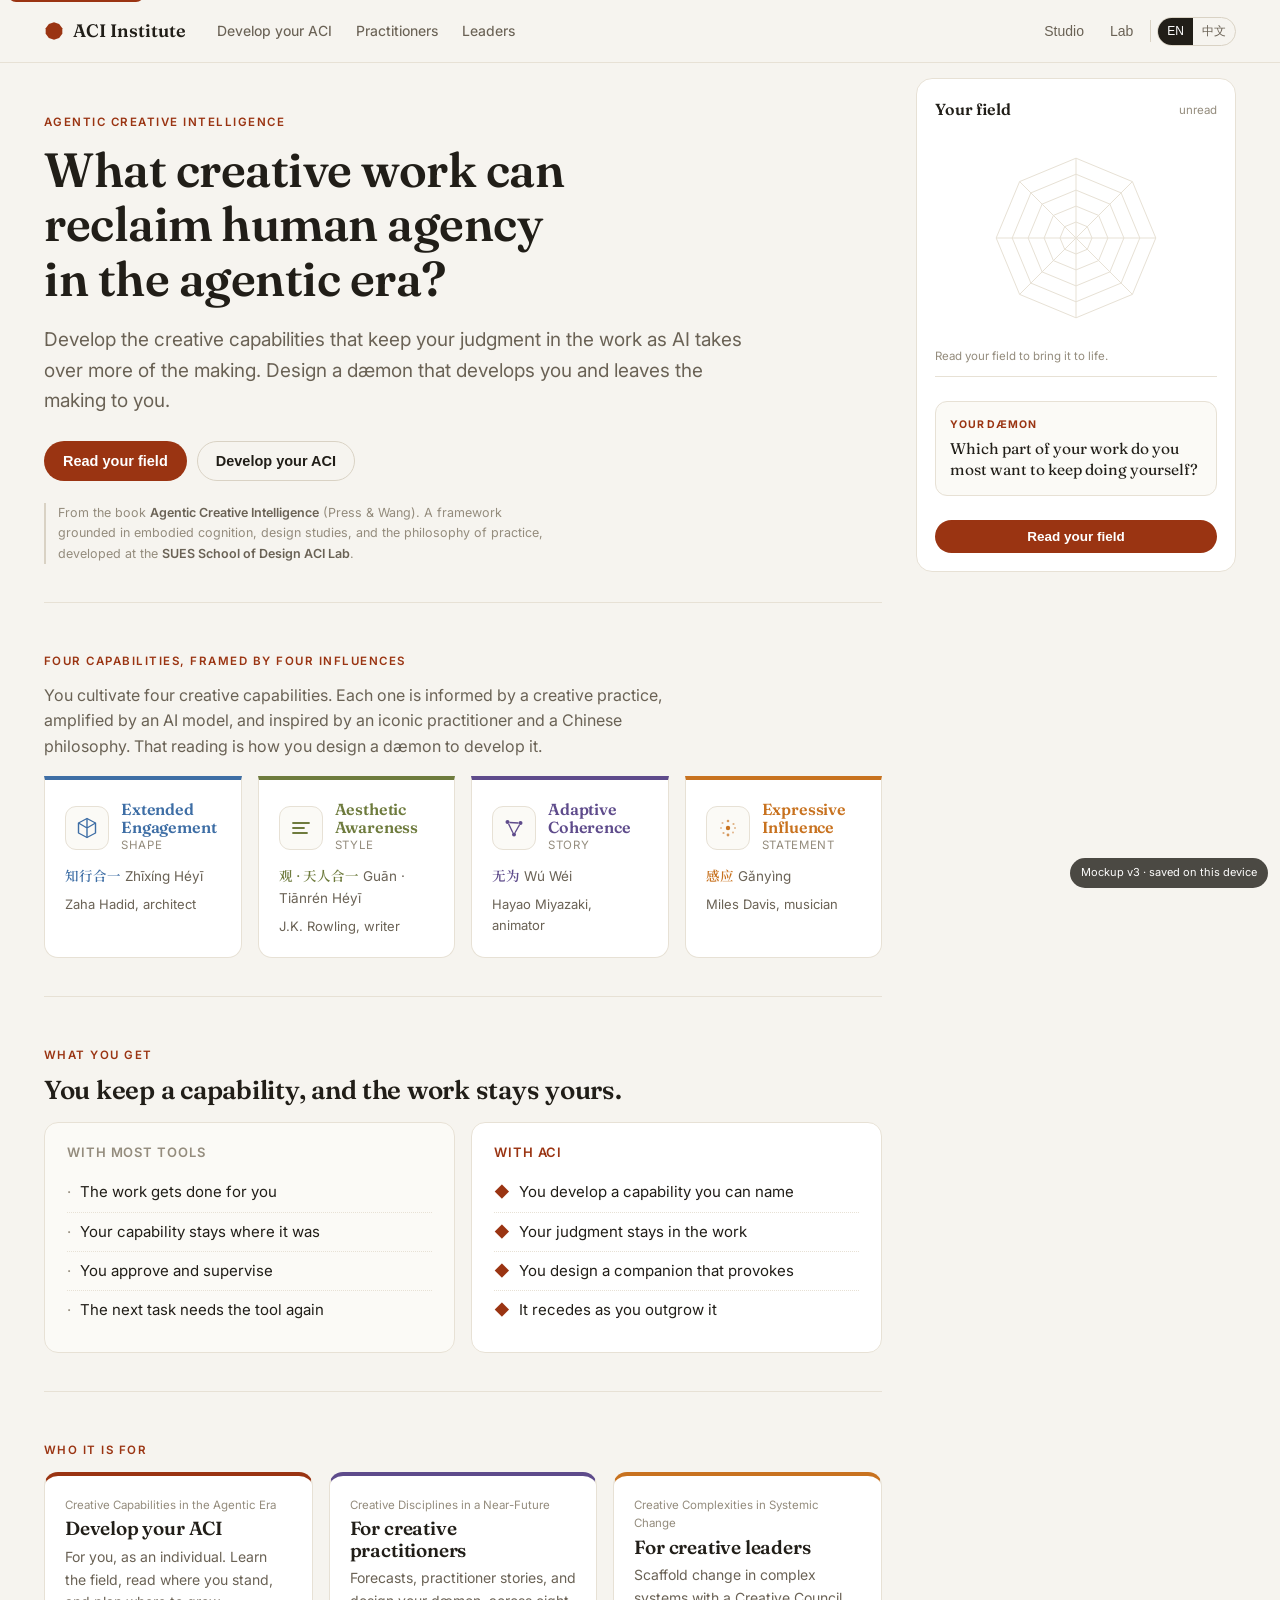
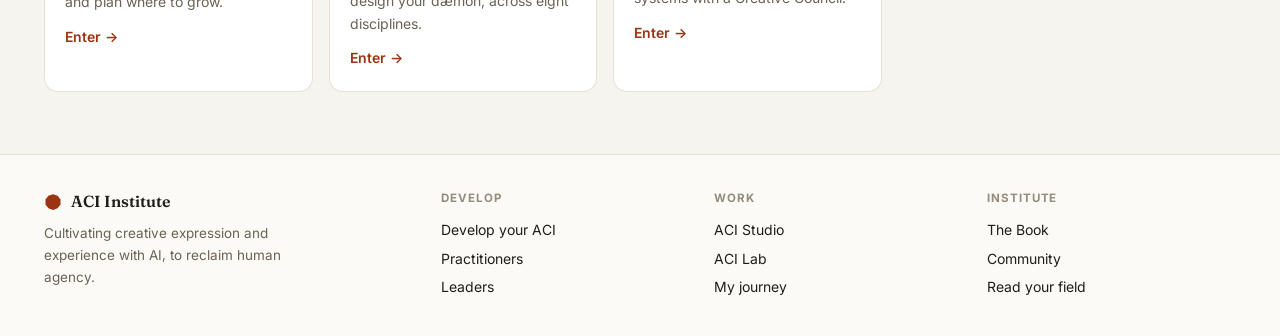
<file: prototype/site-mockup/index.html>
<!DOCTYPE html>
<html lang="en">
<head>
<meta charset="utf-8">
<meta name="viewport" content="width=device-width, initial-scale=1">
<title>ACI Institute · experience mockup v3</title>
<meta name="robots" content="noindex">
<link rel="preconnect" href="https://fonts.googleapis.com">
<link rel="preconnect" href="https://fonts.gstatic.com" crossorigin>
<link rel="stylesheet" href="https://fonts.googleapis.com/css2?family=Fraunces:opsz,wght@9..144,400;9..144,500;9..144,600&family=Inter:wght@400;450;500;600&family=Noto+Serif+SC:wght@500;600&display=swap">
<style>
:root{
  --bg:#F6F4EF;--surface:#FFFFFF;--raise:#FBFAF6;
  --ink:#211E18;--muted:#6A6255;--faint:#948C7D;--line:#E7E1D5;--line2:#D9D2C4;
  --accent:#9A3412;--accent2:#B4512A;
  --ee:#3E6EA5;--aa:#6E7B3D;--ac:#5E4B8B;--ei:#C8721F;
  --r:14px;--dur:.3s;
  --sans:"Inter",ui-sans-serif,system-ui,-apple-system,"Segoe UI",Roboto,sans-serif;
  --serif:"Fraunces",Georgia,"Times New Roman",serif;
  --cjk:"Noto Serif SC",var(--serif);
}
*,*::before,*::after{box-sizing:border-box;}
html{scroll-behavior:smooth;}
body{margin:0;background:var(--bg);color:var(--ink);font-family:var(--sans);font-size:16px;line-height:1.62;-webkit-font-smoothing:antialiased;}
h1,h2,h3,h4{font-family:var(--serif);line-height:1.13;font-weight:600;margin:0;letter-spacing:-.01em;}
a{color:var(--accent);text-decoration:none;cursor:pointer;}
.muted{color:var(--muted);}.faint{color:var(--faint);}
.eyebrow{text-transform:uppercase;letter-spacing:.13em;font-size:11.5px;font-weight:600;color:var(--accent);}
:where(a,button,[tabindex]):focus-visible{outline:2px solid var(--accent);outline-offset:2px;border-radius:6px;}
.skip{position:absolute;left:8px;top:-40px;background:var(--accent);color:#fff;padding:8px 12px;border-radius:8px;z-index:100;transition:top .15s;}
.skip:focus{top:8px;}

header{position:sticky;top:0;z-index:50;background:rgba(246,244,239,.86);backdrop-filter:saturate(1.1) blur(10px);border-bottom:1px solid var(--line);}
.hd{display:flex;align-items:center;gap:14px;min-height:62px;max-width:1240px;margin:auto;padding:0 24px;}
.brand{display:flex;align-items:center;gap:9px;font-family:var(--serif);font-weight:600;font-size:18px;color:var(--ink);cursor:pointer;white-space:nowrap;}
nav.primary{display:flex;gap:2px;margin-left:6px;}
nav.primary a,.navbtn{padding:8px 11px;border-radius:9px;color:var(--muted);font-size:14px;font-weight:450;background:transparent;border:0;cursor:pointer;transition:background .15s,color .15s;white-space:nowrap;}
nav.primary a:hover,.navbtn:hover{background:#ede7dc;color:var(--ink);}
nav.primary a[aria-current="page"]{color:var(--accent);font-weight:600;}
.hd .sp{margin-left:auto;}
.sep{width:1px;height:22px;background:var(--line2);margin:0 2px;}
.actions{display:flex;align-items:center;gap:4px;}
.lang{display:inline-flex;border:1px solid var(--line2);border-radius:999px;overflow:hidden;}
.lang button{border:0;background:transparent;padding:5px 9px;font-size:12px;color:var(--muted);cursor:pointer;}
.lang button.on{background:var(--ink);color:#fff;}
.menu-toggle{display:none;background:transparent;border:1px solid var(--line2);border-radius:9px;padding:6px 10px;font-size:16px;cursor:pointer;color:var(--ink);}
.btn{display:inline-flex;align-items:center;justify-content:center;gap:8px;padding:11px 18px;border-radius:999px;font-weight:600;font-size:14.5px;border:1px solid transparent;cursor:pointer;text-decoration:none;transition:background .15s,border-color .15s,color .15s,transform .1s;}
.btn:active{transform:translateY(1px);}
.btn-primary{background:var(--accent);color:#fff;}.btn-primary:hover{background:var(--accent2);}
.btn-quiet{background:transparent;color:var(--ink);border-color:var(--line2);}.btn-quiet:hover{border-color:var(--accent);color:var(--accent);}
.btn-sm{padding:8px 13px;font-size:13.5px;}

.wrap2{max-width:1240px;margin:auto;padding:0 24px;}
.shell{display:grid;grid-template-columns:minmax(0,1fr) 320px;gap:34px;align-items:start;}
.stage{min-width:0;}
.companion{position:sticky;top:78px;align-self:start;}

.view{display:none;}.view.on{display:block;}
.view.on .block{animation:rise var(--dur) ease both;}
@keyframes rise{from{opacity:0;transform:translateY(8px)}to{opacity:1;transform:none}}
section.block{padding-block:38px;}section.block+section.block{border-top:1px solid var(--line);}
.pathbar{font-size:12.5px;color:var(--faint);padding-top:20px;}
.pathbar b{color:var(--muted);font-weight:600;}
h1.big{font-size:clamp(30px,4.3vw,48px);}
.lead{font-size:19px;color:var(--muted);max-width:60ch;}
.tag{display:inline-block;font-size:11px;font-weight:700;text-transform:uppercase;letter-spacing:.06em;padding:3px 9px;border-radius:6px;background:#ece5d9;color:var(--muted);}
.refs{font-size:12.5px;color:var(--faint);border-left:2px solid var(--line2);padding-left:12px;margin-top:14px;max-width:64ch;}
.refs b{color:var(--muted);font-weight:600;}

.grid{display:grid;gap:16px;}
.g2{grid-template-columns:1fr 1fr;}.g3{grid-template-columns:repeat(3,1fr);}.g4{grid-template-columns:repeat(4,1fr);}
@media(max-width:760px){.g3,.g4{grid-template-columns:1fr 1fr;}}
@media(max-width:520px){.g2,.g3,.g4{grid-template-columns:1fr;}}
.card{background:var(--surface);border:1px solid var(--line);border-radius:var(--r);padding:20px;}
.card.click{cursor:pointer;transition:transform .14s,box-shadow .14s,border-color .14s;}
.card.click:hover{transform:translateY(-3px);box-shadow:0 12px 30px rgba(33,30,24,.08);border-color:var(--line2);}
.card h3{font-size:19px;margin-bottom:6px;}
.arrow{color:var(--accent);font-weight:600;font-size:14px;margin-top:12px;display:inline-block;}
.chip{font-size:12px;border:1px solid var(--line2);border-radius:999px;padding:3px 10px;color:var(--muted);display:inline-block;}
hr.soft{border:0;border-top:1px solid var(--line);margin:22px 0;}
.notewrap{background:#fbf5ec;border:1px solid #ecdcc9;border-radius:12px;padding:13px 16px;font-size:13.5px;color:#6a3a25;}
.figph{border:1px dashed var(--line2);background:var(--raise);border-radius:12px;display:flex;flex-direction:column;align-items:center;justify-content:center;text-align:center;padding:18px;color:var(--faint);min-height:150px;gap:3px;}
.figph .fnum{font-size:11px;text-transform:uppercase;letter-spacing:.08em;color:var(--accent);font-weight:700;}
.figph .fcap{font-family:var(--serif);font-size:15px;color:var(--muted);}
.figph .fnote{font-size:11px;}
.figph.sm{min-height:90px;padding:12px;}

.diff{display:grid;grid-template-columns:1fr 1fr;gap:16px;}
@media(max-width:640px){.diff{grid-template-columns:1fr;}}
.diff .col{border:1px solid var(--line);border-radius:var(--r);padding:22px;background:var(--surface);}
.diff .col.them{background:var(--raise);}
.diff h4{font-size:13px;font-family:var(--sans);text-transform:uppercase;letter-spacing:.07em;color:var(--faint);font-weight:600;}
.diff .col.us h4{color:var(--accent);}
.diff ul{list-style:none;margin:14px 0 0;padding:0;}
.diff li{padding:7px 0;font-size:15px;border-bottom:1px dotted var(--line);display:flex;gap:9px;}
.diff li:last-child{border-bottom:0;}
.diff .mk{color:var(--faint);}.diff .us .mk{color:var(--accent);}

/* Capability cards, the integration of the four influences */
.cap-ee{--c:var(--ee)}.cap-aa{--c:var(--aa)}.cap-ac{--c:var(--ac)}.cap-ei{--c:var(--ei)}
.glyph{display:block;}
.glyphbadge{width:44px;height:44px;border-radius:11px;display:flex;align-items:center;justify-content:center;flex:none;border:1px solid var(--line);background:var(--raise);}
.capcard{background:var(--surface);border:1px solid var(--line);border-top:4px solid var(--c);border-radius:0 0 var(--r) var(--r);padding:20px;}
.capcard .htop{display:flex;align-items:center;gap:12px;}
.capcard h4{font-size:18px;color:var(--c);}
.capcard .asp{font-size:11.5px;text-transform:uppercase;letter-spacing:.06em;color:var(--faint);}
.inf{display:flex;gap:10px;padding:9px 0;border-bottom:1px dotted var(--line);font-size:14px;}
.inf:last-of-type{border-bottom:0;}
.inf .il{flex:none;width:78px;font-size:11px;text-transform:uppercase;letter-spacing:.05em;color:var(--faint);font-weight:600;padding-top:2px;}
.inf .han{font-family:var(--cjk);font-size:17px;color:var(--c);font-weight:600;margin-right:6px;}
.inf b{color:var(--ink);font-weight:600;}
.capcard .infs{margin-top:12px;}
.capcard .foot{display:flex;align-items:center;justify-content:space-between;gap:10px;margin-top:14px;padding-top:12px;border-top:1px solid var(--line);}
.capcard .sig{font-size:12.5px;color:var(--muted);}

.hanline{display:flex;gap:16px;flex-wrap:wrap;margin-top:6px;}
.hanline .p{display:flex;align-items:baseline;gap:7px;}
.hanline .h{font-family:var(--cjk);font-size:22px;line-height:1;}
.hanline .n{font-size:12.5px;color:var(--muted);}
.landscape{background:var(--surface);border:1px solid var(--line);border-radius:16px;padding:12px;}

.readitem{background:var(--surface);border:1px solid var(--line);border-radius:12px;padding:16px 18px;border-left:4px solid var(--c);}
.readitem .rl{display:flex;align-items:center;gap:8px;font-weight:600;}
.modeblk{margin-top:12px;}
.modeblk .ml{font-size:13.5px;font-weight:600;}
.modeblk .ml .pole{font-weight:400;color:var(--faint);}
.spectrum{display:flex;gap:6px;margin-top:7px;flex-wrap:wrap;}
.spectrum button{flex:1;min-width:76px;border:1px solid var(--line2);background:var(--surface);border-radius:9px;padding:8px 6px;font-size:11.5px;cursor:pointer;color:var(--muted);text-align:center;transition:background .15s,color .15s,border-color .15s;}
.spectrum button[aria-pressed="true"]{background:var(--c,var(--accent));color:#fff;border-color:transparent;}
.ideals{display:grid;grid-template-columns:repeat(4,1fr);gap:12px;}
@media(max-width:700px){.ideals{grid-template-columns:1fr 1fr;}}
.readout{background:var(--surface);border:1px solid var(--line);border-radius:12px;padding:12px 15px;}
.readout .rl{display:flex;align-items:center;gap:8px;font-weight:600;font-size:14.5px;}
.readout .mm{font-size:12.5px;color:var(--muted);margin-top:2px;}
.result-wrap{display:grid;grid-template-columns:340px 1fr;gap:28px;align-items:center;}
@media(max-width:760px){.result-wrap{grid-template-columns:1fr;}}

.comp-inner{background:var(--surface);border:1px solid var(--line);border-radius:16px;padding:18px;}
.comp-h{display:flex;align-items:center;justify-content:space-between;}
.comp-h .t{font-family:var(--serif);font-size:16px;font-weight:600;}
.comp-status{font-size:11.5px;color:var(--faint);}
.comp-field{margin:10px 0 4px;display:flex;justify-content:center;}
.comp-legend{display:grid;grid-template-columns:1fr 1fr;gap:5px 10px;font-size:11.5px;color:var(--muted);margin-top:2px;}
.comp-legend span{display:flex;align-items:center;gap:6px;}
.dot{width:10px;height:10px;border-radius:50%;display:inline-block;}
.comp-focus{font-size:12.5px;color:var(--muted);margin-top:10px;padding-top:10px;border-top:1px solid var(--line);}
.comp-focus b{color:var(--ink);}
.daemon{margin-top:14px;padding:14px;border-radius:12px;background:var(--raise);border:1px solid var(--line);}
.daemon .who{font-size:10.5px;text-transform:uppercase;letter-spacing:.08em;color:var(--accent);font-weight:700;}
.daemon .q{font-family:var(--serif);font-size:15.5px;line-height:1.4;margin-top:5px;color:var(--ink);}
.comp-carry{display:flex;gap:6px;flex-wrap:wrap;margin-top:12px;}
.comp-cta{margin-top:12px;}.comp-cta .btn{width:100%;}

.steps{display:grid;gap:10px;}
.step{display:flex;gap:14px;background:var(--surface);border:1px solid var(--line);border-radius:12px;padding:14px 16px;}
.step .num{flex:none;width:28px;height:28px;border-radius:50%;background:#ece5d9;color:var(--accent);font-weight:700;font-size:13px;display:flex;align-items:center;justify-content:center;}
.step h4{font-size:15.5px;font-family:var(--sans);font-weight:600;}
.step p{margin:2px 0 0;font-size:13.5px;color:var(--muted);}
.spark{height:60px;width:100%;}.gated{font-size:11px;border:1px dashed var(--faint);color:var(--faint);border-radius:6px;padding:2px 7px;}

footer{border-top:1px solid var(--line);background:var(--raise);margin-top:24px;}
footer .cols{display:grid;grid-template-columns:1.5fr 1fr 1fr 1fr;gap:24px;padding-block:34px;max-width:1240px;margin:auto;padding-inline:24px;}
@media(max-width:700px){footer .cols{grid-template-columns:1fr 1fr;}}
footer h5{font-size:11.5px;text-transform:uppercase;letter-spacing:.08em;color:var(--faint);margin:0 0 8px;}
footer a{display:block;color:var(--ink);font-size:14px;padding:3px 0;}
.badge{position:fixed;right:12px;bottom:12px;background:var(--ink);color:#fff;font-size:11px;padding:6px 11px;border-radius:999px;z-index:60;opacity:.8;}
svg .anim{transition:all .5s cubic-bezier(.4,0,.2,1);}

@media(max-width:980px){.shell{grid-template-columns:1fr;}.companion{position:static;order:2;margin-top:8px;}}
@media(max-width:820px){
  nav.primary{display:none;position:absolute;top:62px;left:0;right:0;background:var(--bg);border-bottom:1px solid var(--line);flex-direction:column;padding:8px 16px;gap:2px;}
  body.menu-open nav.primary{display:flex;}
  .menu-toggle{display:inline-flex;order:-1;}
  .navbtn.hide-sm{display:none;}
}
@media(prefers-reduced-motion:reduce){*{animation:none!important;transition:none!important;scroll-behavior:auto!important;}}
</style>
</head>
<body>
<a class="skip" href="#main">Skip to content</a>

<header>
  <div class="hd">
    <button class="menu-toggle" id="menuToggle" aria-label="Menu" aria-expanded="false">☰</button>
    <div class="brand" data-go="home" tabindex="0" role="link" aria-label="ACI Institute, home">
      <svg width="20" height="20" viewBox="0 0 24 24" aria-hidden="true"><path fill="var(--accent)" d="M12 1.5 18.17 3.51 21.99 8.76 21.99 15.24 18.17 20.49 12 22.5 5.83 20.49 2.01 15.24 2.01 8.76 5.83 3.51Z"/></svg>
      ACI Institute
    </div>
    <nav class="primary" id="primaryNav" aria-label="Primary">
      <a data-go="framework">Develop your ACI</a>
      <a data-go="practice">Practitioners</a>
      <a data-go="change">Leaders</a>
    </nav>
    <div class="sp"></div>
    <div class="actions">
      <button class="navbtn hide-sm" data-go="studio">Studio</button>
      <button class="navbtn hide-sm" data-go="lab">Lab</button>
      <span class="sep"></span>
      <span class="lang" role="group" aria-label="Language"><button class="on">EN</button><button>中文</button></span>
    </div>
  </div>
</header>

<div class="wrap2"><div class="shell">
<main class="stage" id="main">

<!-- HOME -->
<div class="view on" data-view="home">
  <section class="block"><div>
    <p class="eyebrow">Agentic Creative Intelligence</p>
    <h1 class="big" style="max-width:17ch;margin:12px 0 16px;">What creative work can reclaim human agency in the agentic era?</h1>
    <p class="lead">Develop the creative capabilities that keep your judgment in the work as AI takes over more of the making. Design a dæmon that develops you and leaves the making to you.</p>
    <div style="display:flex;gap:10px;flex-wrap:wrap;margin-top:24px;">
      <button class="btn btn-primary" data-go="reading">Read your field</button>
      <button class="btn btn-quiet" data-go="framework">Develop your ACI</button>
    </div>
    <p class="faint" id="homeBack" style="font-size:13px;margin-top:14px;display:none;"></p>
    <div class="refs" style="margin-top:22px;">From the book <b>Agentic Creative Intelligence</b> (Press &amp; Wang). A framework grounded in embodied cognition, design studies, and the philosophy of practice, developed at the <b>SUES School of Design ACI Lab</b>.</div>
  </div></section>

  <section class="block"><div>
    <p class="eyebrow">Four capabilities, framed by four influences</p>
    <p class="muted" style="max-width:62ch;margin:8px 0 16px;">You cultivate four creative capabilities. Each one is informed by a creative practice, amplified by an AI model, and inspired by an iconic practitioner and a Chinese philosophy. That reading is how you design a dæmon to develop it.</p>
    <div class="grid g4" id="homeCaps"></div>
  </div></section>

  <section class="block"><div>
    <p class="eyebrow">What you get</p>
    <h2 style="font-size:26px;margin:6px 0 16px;">You keep a capability, and the work stays yours.</h2>
    <div class="diff">
      <div class="col them"><h4>With most tools</h4><ul>
        <li><span class="mk">·</span> The work gets done for you</li>
        <li><span class="mk">·</span> Your capability stays where it was</li>
        <li><span class="mk">·</span> You approve and supervise</li>
        <li><span class="mk">·</span> The next task needs the tool again</li>
      </ul></div>
      <div class="col us"><h4>With ACI</h4><ul>
        <li><span class="mk">◆</span> You develop a capability you can name</li>
        <li><span class="mk">◆</span> Your judgment stays in the work</li>
        <li><span class="mk">◆</span> You design a companion that provokes</li>
        <li><span class="mk">◆</span> It recedes as you outgrow it</li>
      </ul></div>
    </div>
  </div></section>

  <section class="block"><div>
    <p class="eyebrow">Who it is for</p>
    <div class="grid g3" style="margin-top:12px;">
      <div class="card click" style="border-top:4px solid var(--accent);" data-go="framework"><div class="faint" style="font-size:11.5px;">Creative Capabilities in the Agentic Era</div><h3 style="margin-top:4px;">Develop your ACI</h3><p class="muted" style="font-size:14px;margin:6px 0 0;">For you, as an individual. Learn the field, read where you stand, and plan where to grow.</p><span class="arrow">Enter →</span></div>
      <div class="card click" style="border-top:4px solid var(--ac);" data-go="practice"><div class="faint" style="font-size:11.5px;">Creative Disciplines in a Near-Future</div><h3 style="margin-top:4px;">For creative practitioners</h3><p class="muted" style="font-size:14px;margin:6px 0 0;">Forecasts, practitioner stories, and design your dæmon, across eight disciplines.</p><span class="arrow">Enter →</span></div>
      <div class="card click" style="border-top:4px solid var(--ei);" data-go="change"><div class="faint" style="font-size:11.5px;">Creative Complexities in Systemic Change</div><h3 style="margin-top:4px;">For creative leaders</h3><p class="muted" style="font-size:14px;margin:6px 0 0;">Scaffold change in complex systems with a Creative Council.</p><span class="arrow">Enter →</span></div>
    </div>
  </div></section>
</div>

<!-- FRAMEWORK -->
<div class="view" data-view="framework">
  <p class="pathbar"><b>Develop your ACI</b> · Creative Capabilities in the Agentic Era</p>
  <section class="block"><div>
    <p class="eyebrow">Develop your ACI</p>
    <h1 class="big" style="margin:8px 0 12px;max-width:16ch;">Develop your ACI as an individual.</h1>
    <p class="lead">The field of creative capacity spans two axes, Mens, the mind that thinks, and Membra, the body that senses, activated at the center by Manus, the making hand, where the design object sits. You cultivate four capabilities that, held together, become one capacity.</p>
    <div class="grid g2" style="margin-top:22px;align-items:center;">
      <div class="figph"><span class="fnum">Figure P1.2</span><span class="fcap">The Field of Creative Capability</span><span class="fnote">image placeholder</span></div>
      <div class="refs" style="border:0;padding:0;margin:0;">Grounded in embodied cognition and material engagement, Simon (1969) on the artificial, Star and Griesemer (1989) on boundary objects, and the Chinese philosophy of practice.</div>
    </div>
  </div></section>

  <section class="block"><div>
    <p class="eyebrow">The four capabilities</p>
    <p class="muted" style="max-width:64ch;margin:8px 0 16px;">Each capability is informed by a creative practice and its tension, amplified by an AI model used with agency, and inspired by an iconic practitioner and a Chinese philosophy. Reading it this way is how you design a dæmon to develop it.</p>
    <div class="grid g2" id="capcards"></div>
    <div class="refs">The AI models, named by function, are world models (Ha &amp; Schmidhuber, 2018), large language models (Vaswani et al., 2017), causal inference (Pearl, 2009), and diffusion (Ho et al., 2020).</div>
  </div></section>

  <section class="block"><div>
    <p class="eyebrow">Held together, one capacity</p>
    <div class="grid g2" style="align-items:center;">
      <div>
        <p class="muted" style="font-size:15px;">The four capabilities meet four families of AI, orchestrated around the work. Orchestration offers convergence and avoids contradiction, so you keep the four in productive contest instead of collapsing them into one smooth answer. The Creative Council convenes them, in the spirit of the scholar-artist who lives the four as one.</p>
        <div class="hanline"><div class="p"><span class="h" style="color:var(--accent)">文人</span><span class="n">Wénrén · the scholar-artist</span></div></div>
      </div>
      <div class="landscape" id="fwLandscape"></div>
    </div>
    <div style="display:flex;gap:10px;flex-wrap:wrap;margin-top:22px;align-items:center;">
      <button class="btn btn-primary" data-go="reading">Read your field →</button>
      <span class="muted" style="font-size:14px;">A reading reflects the four as one field, and hands you a plan.</span>
    </div>
  </div></section>
</div>

<!-- READING -->
<div class="view" data-view="reading">
  <p class="pathbar"><b>Develop your ACI</b> · Read your field <span class="faint">(instrument home: ACI Lab)</span></p>
  <section class="block"><div>
    <p class="eyebrow">Field Reading</p>
    <h1 class="big" style="margin:8px 0 12px;max-width:16ch;">Read your creative field.</h1>
    <p class="lead">Place yourself across the four capabilities and both of their modes. You leave with a field you can grow and a plan for where to begin. Answer for one project you are working on now.</p>
  </div></section>
  <section class="block"><div>
    <span class="tag">Part A · the IDeaLs scaffold</span>
    <h3 style="font-size:19px;margin:10px 0 10px;">Name the future the work serves.</h3>
    <div class="ideals">
      <div class="card" style="padding:14px;"><div class="faint" style="font-size:11px;text-transform:uppercase;letter-spacing:.06em;">Aspiration · why</div><p class="muted" style="margin:6px 0 0;font-size:13.5px;">A better future of ______.</p></div>
      <div class="card" style="padding:14px;"><div class="faint" style="font-size:11px;text-transform:uppercase;letter-spacing:.06em;">Innovation · what</div><p class="muted" style="margin:6px 0 0;font-size:13.5px;">Solution, service, system, or SDG.</p></div>
      <div class="card" style="padding:14px;"><div class="faint" style="font-size:11px;text-transform:uppercase;letter-spacing:.06em;">Intervention · how</div><p class="muted" style="margin:6px 0 0;font-size:13.5px;">Your material, and how hands-on.</p></div>
      <div class="card" style="padding:14px;"><div class="faint" style="font-size:11px;text-transform:uppercase;letter-spacing:.06em;">Cultivation · who &amp; when</div><p class="muted" style="margin:6px 0 0;font-size:13.5px;">Who it is made with and for.</p></div>
    </div>
    <div class="refs">The IDeaLs scaffold follows Press et al. (2021).</div>
  </div></section>
  <section class="block"><div>
    <span class="tag">Part B · the four capabilities, both modes</span>
    <h3 style="font-size:19px;margin:10px 0 4px;">Place yourself. Your field forms as you go.</h3>
    <p class="faint" style="font-size:13px;margin:0 0 14px;">Each capability carries a receptive mode and a projective one. Watch the spider chart beside you fill in.</p>
    <div id="readItems" style="display:grid;gap:14px;"></div>
    <div style="margin-top:22px;"><button class="btn btn-primary" id="readCta" data-go="reading-result" disabled style="opacity:.5;">Place all eight to continue</button></div>
  </div></section>
</div>

<!-- RESULT -->
<div class="view" data-view="reading-result">
  <p class="pathbar"><b>Develop your ACI</b> · your reading</p>
  <section class="block"><div>
    <p class="eyebrow">Your creative field</p>
    <h1 class="big" style="margin:8px 0 16px;" id="resultTitle">Your field.</h1>
    <div class="result-wrap">
      <div id="resultField"></div>
      <div>
        <div class="grid" style="gap:9px;" id="resultReadouts"></div>
        <p class="muted" style="margin-top:14px;font-size:14.5px;" id="resultNote"></p>
      </div>
    </div>
    <div style="display:flex;gap:10px;flex-wrap:wrap;margin-top:24px;">
      <button class="btn btn-primary" data-go="plan">Build my developmental plan →</button>
      <button class="btn btn-quiet" data-go="studio">Design a dæmon</button>
    </div>
  </div></section>
</div>

<!-- PLAN -->
<div class="view" data-view="plan">
  <p class="pathbar"><b>Develop your ACI</b> · your developmental plan</p>
  <section class="block"><div>
    <p class="eyebrow">Developmental plan</p>
    <h1 class="big" style="margin:8px 0 12px;max-width:18ch;">Where to grow next, carried with you.</h1>
    <p class="lead">Your plan makes the disciplines and the leadership work about you. It is saved to your journey, on this device.</p>
    <div class="grid g3" style="margin-top:22px;" id="planCards"></div>
    <div class="notewrap" style="margin-top:18px;max-width:64ch;">Read your field again in the Lab in a few weeks to watch it widen. <a data-go="lab">Open ACI Lab →</a></div>
  </div></section>
</div>

<!-- PRACTICE -->
<div class="view" data-view="practice">
  <p class="pathbar"><b>Practitioners</b> · Creative Disciplines in a Near-Future</p>
  <section class="block"><div>
    <p class="eyebrow">For creative practitioners</p>
    <h1 class="big" style="margin:8px 0 12px;max-width:16ch;">Practice ACI in your discipline.</h1>
    <p class="lead">Enter through your discipline. The cross-cutting skill is cultivating meaning, leading with creativity and leading for creativity. Each discipline carries a forecast, practitioner stories, and design your dæmon.</p>
  </div></section>
  <section class="block"><div>
    <p class="eyebrow">Choose your discipline</p>
    <div class="grid g4" id="disciplines" style="margin-top:12px;"></div>
  </div></section>
</div>

<!-- BUILT ARTS -->
<div class="view" data-view="discipline-built">
  <p class="pathbar"><b>Practitioners</b> · Built Arts <span class="faint">(pilot, built out)</span></p>
  <section class="block"><div>
    <div style="display:flex;gap:10px;align-items:center;flex-wrap:wrap;"><p class="eyebrow" style="margin:0;">Built Arts</p><span class="tag">Monumental Metabolism</span></div>
    <h1 class="big" style="margin:8px 0 12px;max-width:16ch;">The building that keeps changing after it opens.</h1>
    <p class="lead">A forecast for the built environment, where design continues past handover and the making stays a living relationship with the people who use the work.</p>
    <div class="figph" style="margin-top:18px;max-width:520px;"><span class="fnum">Figure 7.1</span><span class="fcap">Built Arts · chapter poster</span><span class="fnote">image placeholder</span></div>
  </div></section>
  <section class="block"><div>
    <div class="grid g3">
      <div class="card"><span class="tag">Forecast &amp; insights</span><h3 style="margin:10px 0 6px;">Where it is headed</h3><p class="muted" style="font-size:14px;">Adaptive envelopes, material passports, and buildings that report their own metabolism. Signals from named practitioners and projects, verified before publishing.</p></div>
      <div class="card"><span class="tag">Practitioner stories</span><h3 style="margin:10px 0 6px;">Two worked dæmons</h3><p class="muted" style="font-size:14px;"><b>Mhlaba</b>, developing Aesthetic Awareness against a fluent render. <b>Makhulu</b>, developing Expressive Influence so the work carries conviction.</p></div>
      <div class="card click" data-go="studio"><span class="tag">Design your dæmon</span><h3 style="margin:10px 0 6px;">For the Built Arts</h3><p class="muted" style="font-size:14px;">Open the Studio pre-set to this discipline, and configure a dæmon for the capability your work most needs.</p><span class="arrow">Open ACI Studio →</span></div>
    </div>
  </div></section>
</div>

<!-- CHANGE -->
<div class="view" data-view="change">
  <p class="pathbar"><b>Leaders</b> · Creative Complexities in Systemic Change</p>
  <section class="block"><div>
    <p class="eyebrow">For creative leaders</p>
    <h1 class="big" style="margin:8px 0 12px;max-width:18ch;">Lead change where the situation is complex.</h1>
    <p class="lead">When the challenge is systemic, individual capability is the start. Convene a Creative Council that holds several capabilities in contest around one shared design object.</p>
  </div></section>
  <section class="block"><div>
    <div class="grid g3">
      <div class="card"><span class="tag">The method</span><h3 style="margin:10px 0 6px;">The IDeaLs scaffold</h3><p class="muted" style="font-size:14px;">Scope a systemic challenge across aspiration, innovation as meaning, intervention, and the cultivation of the community around it.</p></div>
      <div class="card"><span class="tag">Stories</span><h3 style="margin:10px 0 6px;">One applied scenario</h3><p class="muted" style="font-size:14px;">Home eldercare in Ciudad Nezahualcóyotl, the cooperative BetterFutures, and Sofia, the red thread.</p></div>
      <div class="card click" data-go="studio"><span class="tag">Make</span><h3 style="margin:10px 0 6px;">Convene a Council</h3><p class="muted" style="font-size:14px;">One dæmon per capability around one design object, held in contest and integrated through your judgment.</p><span class="arrow">Open ACI Studio →</span></div>
    </div>
  </div></section>
</div>

<!-- STUDIO -->
<div class="view" data-view="studio">
  <p class="pathbar"><b>ACI Studio</b> · where making happens</p>
  <section class="block"><div>
    <div style="display:flex;gap:10px;align-items:center;flex-wrap:wrap;"><p class="eyebrow" style="margin:0;">ACI Studio</p><span class="tag">Make</span></div>
    <h1 class="big" style="margin:8px 0 12px;max-width:16ch;">Design your dæmon.</h1>
    <p class="lead">An AI intermediary built to develop you and leave the making to you. It provokes, withholds the answer, makes no mark, and recedes. Enter it at three depths, a capability, a discipline, or a Council.</p>
    <p id="studioFocus" style="margin-top:10px;font-weight:600;display:none;"></p>
    <div class="notewrap" style="margin-top:16px;max-width:66ch;">Each step repurposes an agent-design pattern, inverted so the aim is your development. Two moves are new to that canon, an orchestration built to hold contest, and an agent built for its own obsolescence.</div>
  </div></section>
  <section class="block"><div>
    <div class="grid g2" style="align-items:start;">
      <div>
        <p class="eyebrow">The nine-step cycle</p>
        <p class="muted" style="margin:6px 0 14px;">Walk it once, then keep it turning.</p>
        <div class="steps" id="studioSteps"></div>
        <div style="margin-top:18px;"><a class="btn btn-quiet" href="../daemon-studio/index.html">Open the full studio prototype →</a></div>
      </div>
      <div class="figph"><span class="fnum">Figure A.1</span><span class="fcap">The dæmon design cycle</span><span class="fnote">image placeholder</span></div>
    </div>
  </div></section>
</div>

<!-- LAB -->
<div class="view" data-view="lab">
  <p class="pathbar"><b>ACI Lab</b> · the research base</p>
  <section class="block"><div>
    <div style="display:flex;gap:10px;align-items:center;flex-wrap:wrap;"><p class="eyebrow" style="margin:0;">ACI Lab · SUES School of Design</p><span class="tag">Read · test · research</span></div>
    <h1 class="big" style="margin:8px 0 12px;max-width:18ch;">Where the practice, and its instruments, are studied.</h1>
    <p class="lead">The Field Reading is a research instrument under active development, and a self-assessment you can return to. Read your field over time, follow the research, and take part in pilots with the SUES School of Design ACI Lab.</p>
    <div class="refs">Directed by Joseph Press, Ph.D., who leads the Strategy and Management program at the SUES School of Design, with Yilin Wang, Ph.D., anchoring the Chinese-language research.</div>
  </div></section>
  <section class="block"><div>
    <div class="grid g2">
      <div class="card click" data-go="reading"><span class="tag">Field Reading</span><h3 style="margin:10px 0 6px;">Read your field</h3><p class="muted" style="font-size:14px;">The instrument lives here. Develop your ACI deep-links into it for a first reading; return to read again.</p><span class="arrow">Read your field →</span></div>
      <div class="card"><span class="tag">My field over time</span><h3 style="margin:10px 0 6px;">Longitudinal reading</h3>
        <svg class="spark" viewBox="0 0 320 60" preserveAspectRatio="none" aria-hidden="true"><polyline points="0,46 70,42 140,36 210,28 320,18" fill="none" stroke="var(--ac)" stroke-width="2.5"/><circle cx="0" cy="46" r="3" fill="var(--ac)"/><circle cx="140" cy="36" r="3" fill="var(--ac)"/><circle cx="320" cy="18" r="3.5" fill="var(--ac)"/></svg>
        <p class="muted" style="font-size:13.5px;margin:2px 0 0;">Your field widening across readings.</p>
      </div>
    </div>
    <hr class="soft">
    <p class="eyebrow">Research agenda</p>
    <div class="grid g3" style="margin-top:12px;">
      <div class="card"><div class="faint" style="font-size:12px;">Open question</div><h4 style="font-size:15px;font-family:var(--sans);margin:6px 0 4px;">Does capability transfer?</h4><p class="muted" style="font-size:13px;">Whether a capability grown with a dæmon carries to work the dæmon leaves untouched.</p></div>
      <div class="card"><div class="faint" style="font-size:12px;">Open question</div><h4 style="font-size:15px;font-family:var(--sans);margin:6px 0 4px;">Measuring the fade</h4><p class="muted" style="font-size:13px;">How to evidence a dæmon becoming unnecessary, the move the agent literature leaves aside.</p></div>
      <div class="card"><div class="faint" style="font-size:12px;">Open question</div><h4 style="font-size:15px;font-family:var(--sans);margin:6px 0 4px;">Reading validity</h4><p class="muted" style="font-size:13px;">Whether this self-report developmental spectrum holds construct validity against how practitioners describe their work.</p></div>
    </div>
    <hr class="soft">
    <div class="card" style="display:flex;gap:14px;align-items:center;flex-wrap:wrap;"><div style="flex:1;min-width:240px;"><h3 style="font-size:18px;">Pilots and instrument testing <span class="gated">gated</span></h3><p class="muted" style="font-size:14px;margin:4px 0 0;">Read your field, test instrument variants, and contribute data with the SUES ACI Lab.</p></div><button class="btn btn-quiet btn-sm">Request access</button></div>
  </div></section>
</div>

<!-- JOURNEY -->
<div class="view" data-view="journey">
  <p class="pathbar"><b>My journey</b> · your passport <span class="faint">(saved on this device)</span></p>
  <section class="block"><div>
    <p class="eyebrow">My journey</p>
    <h1 class="big" style="margin:8px 0 12px;">Your plan and your dæmons, carried with you.</h1>
    <div id="journeyBody"></div>
    <div class="notewrap" style="margin-top:16px;max-width:64ch;">For now your journey is saved locally in your browser, with one-click export. Accounts and cross-device sync arrive with the platform migration.</div>
  </div></section>
</div>

<!-- BOOK / COMMUNITY -->
<div class="view" data-view="book"><p class="pathbar"><b>The Book</b></p><section class="block"><div>
  <div class="grid g2" style="align-items:center;">
    <div><p class="eyebrow">The anchor</p><h1 class="big" style="margin:8px 0 12px;">Agentic Creative Intelligence</h1><p class="lead">Joseph Press and Yilin Wang. The framework, the practitioner stories, and the scenarios the site draws from.</p><div class="refs">Creative Capabilities in the Agentic Era. Creative Disciplines in a Near-Future. Creative Complexities in Systemic Change.</div></div>
    <div class="figph"><span class="fnum">Cover</span><span class="fcap">Agentic Creative Intelligence</span><span class="fnote">image placeholder</span></div>
  </div>
</div></section></div>
<div class="view" data-view="community"><p class="pathbar"><b>Community &amp; Authors</b></p><section class="block"><div>
  <p class="eyebrow">The people</p><h1 class="big" style="margin:8px 0 12px;">The people of ACI.</h1>
  <p class="lead">Anchored by the authors and the SUES School of Design ACI Lab, growing with every practitioner who joins.</p>
  <div class="grid g2" style="margin-top:20px;">
    <div class="card"><div style="display:flex;gap:14px;"><div class="figph sm" style="width:92px;min-height:92px;flex:none;"><span class="fnote">photo</span></div><div><h3 style="font-size:18px;">Joseph Press, Ph.D.</h3><p class="muted" style="font-size:13.5px;margin:4px 0 0;">Co-author. Leads the Strategy and Management program at the SUES School of Design. Futurist and educator, trained as an architect, with fifteen years in management consulting and a decade in applied foresight.</p></div></div></div>
    <div class="card"><div style="display:flex;gap:14px;"><div class="figph sm" style="width:92px;min-height:92px;flex:none;"><span class="fnote">photo</span></div><div><h3 style="font-size:18px;">Yilin Wang, Ph.D.</h3><p class="muted" style="font-size:13.5px;margin:4px 0 0;">Co-author and Chinese-language lead. Designer and lecturer at SUES, Ph.D. from Tongji University, M.A. from the Royal College of Art. Anchors the Chinese-language research.</p></div></div></div>
  </div>
</div></section></div>

</main>

<aside class="companion" aria-label="Your field and your dæmon">
  <div class="comp-inner">
    <div class="comp-h"><span class="t">Your field</span><span class="comp-status" id="compStatus">unread</span></div>
    <div class="comp-field" id="compField"></div>
    <div class="comp-legend" id="compLegend"></div>
    <div class="comp-focus" id="compFocus"></div>
    <div class="daemon"><div class="who">Your dæmon</div><div class="q" id="daemonQ"></div></div>
    <div class="comp-carry" id="compCarry"></div>
    <div class="comp-cta" id="compCta"></div>
  </div>
</aside>

</div></div>

<footer><div class="cols">
  <div><div class="brand" data-go="home" style="font-size:16px;"><svg width="18" height="18" viewBox="0 0 24 24"><path fill="var(--accent)" d="M12 1.5 18.17 3.51 21.99 8.76 21.99 15.24 18.17 20.49 12 22.5 5.83 20.49 2.01 15.24 2.01 8.76 5.83 3.51Z"/></svg> ACI Institute</div><p class="muted" style="font-size:13.5px;max-width:30ch;margin-top:8px;">Cultivating creative expression and experience with AI, to reclaim human agency.</p></div>
  <div><h5>Develop</h5><a data-go="framework">Develop your ACI</a><a data-go="practice">Practitioners</a><a data-go="change">Leaders</a></div>
  <div><h5>Work</h5><a data-go="studio">ACI Studio</a><a data-go="lab">ACI Lab</a><a data-go="journey">My journey</a></div>
  <div><h5>Institute</h5><a data-go="book">The Book</a><a data-go="community">Community</a><a data-go="reading">Read your field</a></div>
</div></footer>

<div class="badge">Mockup v3 · saved on this device</div>

<script>
(function(){
  "use strict";
  var CAPS=[
   {key:'ee',cls:'cap-ee',name:'Extended Engagement',aspect:'Shape',glyph:'world',color:'#3E6EA5',
    practitioner:'Zaha Hadid, architect',tension:'reaching for a form beyond your grasp while keeping the reach your own',
    arch:'World Models',modelline:'offer immersion, feign feeling',modeldef:'a predictive model of an environment to imagine and plan within it',cite:'Ha & Schmidhuber, 2018',
    han:'知行合一',pin:'Zhīxíng Héyī',philgloss:'knowing and doing, unified',
    modes:['Engagement','Extension'],m1:'Pressing into what pushes back, your hand on resistant material.',m2:'The tool extends the limb, and every move it makes is yours.',
    exc:'Seek the Unreachable',line:'Staying with the material until the work is truly earned.'},
   {key:'aa',cls:'cap-aa',name:'Aesthetic Awareness',aspect:'Style',glyph:'llm',color:'#6E7B3D',
    practitioner:'J.K. Rowling, writer',tension:'dwelling in what you sense until it takes form',
    arch:'Large Language Models',modelline:'offer fluency, skip the wordless knowing',modeldef:'next-token prediction over vast text, yielding fluent language and pattern',cite:'Vaswani et al., 2017',
    han:'观 · 天人合一',pin:'Guān · Tiānrén Héyī',philgloss:'sustained attending, self and world as one',
    modes:['Awareness','Aesthetic'],m1:'Surrendering to the scene, senses open, sorting nothing yet.',m2:'Drawing a form from the noise, pressed into shape by your own eye.',
    exc:'Trust the Unfamiliar',line:'Sensing before naming, and holding a distinct voice.'},
   {key:'ac',cls:'cap-ac',name:'Adaptive Coherence',aspect:'Story',glyph:'causal',color:'#5E4B8B',
    practitioner:'Hayao Miyazaki, animator',tension:'holding one thread open through an abundance of connections',
    arch:'Causal Inference Models',modelline:'offer logic, foreclose serendipity',modeldef:'estimates of cause and effect, reasoning over interventions and counterfactuals',cite:'Pearl, 2009',
    han:'无为',pin:'Wú Wéi',philgloss:'effortless action, moving with the grain',
    modes:['Adaptation','Coherence'],m1:'Letting each move be born from the last, and the work change the plan.',m2:'Gripping the whole through the turns, carrying it to the close.',
    exc:'Hold the Untethered',line:'Holding a through-line while keeping the real question open.'},
   {key:'ei',cls:'cap-ei',name:'Expressive Influence',aspect:'Statement',glyph:'diffusion',color:'#C8721F',
    practitioner:'Miles Davis, musician',tension:'answering the crowd while you hold your own conviction',
    arch:'Diffusion Models',modelline:'offer reach, thin conviction',modeldef:'generation by iterative denoising, sampling images and forms from noise',cite:'Ho et al., 2020',
    han:'感应',pin:'Gǎnyìng',philgloss:'sympathetic resonance with the crowd',
    modes:['Influence','Expression'],m1:'Staying porous to the crowd, listening for what it sends back.',m2:'Flinging the vision back at them, and holding it through refusal.',
    exc:'Bear the Unyielding',line:'Reaching people with something genuinely your own.'}
  ];
  var CBY={};CAPS.forEach(function(c){CBY[c.key]=c;});
  var DISC=[{k:'fine',n:'Fine Arts',s:'Image as witness'},{k:'built',n:'Built Arts',s:'Monumental metabolism',go:'discipline-built',pilot:true},{k:'tangible',n:'Tangible Arts',s:'Object as organism'},{k:'moving',n:'Moving Arts',s:'Fluidity of time'},{k:'sensory',n:'Sensory Arts',s:'Body of mind'},{k:'playful',n:'Playful Arts',s:'Gaming agency'},{k:'social',n:'Social Arts',s:'Shared realities'},{k:'reflective',n:'Reflective Arts',s:'Where thought emerges'}];
  var STEPS=[['Set the Shape','Name the design object, pattern or protocol, the autonomy dial.'],['1 · Scope','Name the capability the work most needs you to keep your own.'],['2 · Situate','Context, inclination, aspiration, craft, relations.'],['3 · Standing brief','The one instruction it holds against your habit.'],['4 · Voice','How it speaks, and how much it acts.'],['5 · Orientation','The action it guards, and the test of earned.'],['6 · Disposition','The mindset it protects, and the friction to hold.'],['7 · Excitation','Tune the felt signal, and the foreclosure to catch.'],['8 · Memory & fade','What it records, and the sign you no longer need it.'],['9 · Council','A protocol only, chairing the four in contest.']];
  var STAGES=['New ground','Emerging','Practicing','Fluent','Extending'];
  var POLES=['receptive','projective'];
  var DAEMONQ={home:'Which part of your work do you most want to keep doing yourself?',framework:'Where does a tool already do work you want to grow yourself?',reading:'Answer for the one project in front of you.','reading-result':'Start with your thinnest reach. What project could you practice it on?',plan:'What is the first small move this week?',practice:'Which practitioner here works closest to your craft?','discipline-built':'What did your material show you that the render missed?',change:'Which four viewpoints does this change need in the room?',studio:'Name the one move to keep in your own hands.',lab:'What shifted in your work since your last reading?',journey:'What can you now do on your own?',book:'Which chapter maps to the work you are doing now?',community:'Whose hands do you want to hold your work?'};

  var S={field:null,daemon:false};
  var studioCap=null;
  try{var raw=localStorage.getItem('aci-mock-v3');if(raw)S=JSON.parse(raw);}catch(e){}
  function save(){try{localStorage.setItem('aci-mock-v3',JSON.stringify(S));}catch(e){}}
  function depth(k){var f=S.field;if(!f||!f[k]||!f[k][0]||!f[k][1])return 0;return (f[k][0]+f[k][1])/2;}
  function focusKey(){var m=null,mv=99;CAPS.forEach(function(c){var d=depth(c.key);if(d&&d<mv){mv=d;m=c.key;}});return m;}
  var current='home';
  function $(id){return document.getElementById(id);}

  function glyphInner(t){
    if(t==='world')return '<path d="M12 2.5 20.5 7 20.5 17 12 21.5 3.5 17 3.5 7Z" fill="none" stroke="currentColor" stroke-width="1.4" stroke-linejoin="round"/><path d="M12 2.5V12M12 12l8.5-5M12 12l-8.5-5M12 12v9.5" fill="none" stroke="currentColor" stroke-width="1.4"/>';
    if(t==='llm')return '<path d="M4 7h16M4 12h11M4 17h14" fill="none" stroke="currentColor" stroke-width="1.8" stroke-linecap="round"/>';
    if(t==='causal')return '<g fill="currentColor"><circle cx="5.5" cy="6" r="2"/><circle cx="18.5" cy="7" r="2"/><circle cx="12" cy="18.5" r="2"/></g><g fill="none" stroke="currentColor" stroke-width="1.3"><path d="M7.5 6.5 16.4 7"/><path d="M6.6 7.9 10.9 16.7"/><path d="M17.5 8.9 13 16.8"/></g>';
    if(t==='diffusion')return '<g fill="currentColor"><circle cx="12" cy="12" r="2.2"/><circle cx="12" cy="5" r="1.3" opacity=".7"/><circle cx="12" cy="19" r="1.4" opacity=".75"/><circle cx="5" cy="12" r="1" opacity=".45"/><circle cx="19" cy="12" r="1" opacity=".5"/><circle cx="6.5" cy="7" r="1" opacity=".5"/><circle cx="17.5" cy="8" r="1.1" opacity=".55"/><circle cx="7.5" cy="17" r="1.1" opacity=".6"/><circle cx="17" cy="16.5" r="1" opacity=".5"/></g>';
    return '<circle cx="12" cy="12" r="3" fill="currentColor"/><g stroke="currentColor" stroke-width="1.3"><line x1="12" y1="12" x2="12" y2="4.5"/><line x1="12" y1="12" x2="19.5" y2="12"/><line x1="12" y1="12" x2="12" y2="19.5"/><line x1="12" y1="12" x2="4.5" y2="12"/></g><g fill="currentColor"><circle cx="12" cy="4.5" r="1.7"/><circle cx="19.5" cy="12" r="1.7"/><circle cx="12" cy="19.5" r="1.7"/><circle cx="4.5" cy="12" r="1.7"/></g>';
  }
  function glyphSVG(t,color,px){return '<svg class="glyph" width="'+px+'" height="'+px+'" viewBox="0 0 24 24" style="color:'+color+'" aria-hidden="true">'+glyphInner(t)+'</svg>';}

  function landscape(size){
    var w=size,h=Math.round(size*0.62),cx=w/2,cy=h/2;
    var pos=[{c:CAPS[3],x:cx,y:h*0.17},{c:CAPS[2],x:w*0.85,y:cy},{c:CAPS[0],x:cx,y:h*0.83},{c:CAPS[1],x:w*0.15,y:cy}];
    var lines='',ring='',nodes='';
    pos.forEach(function(p){lines+='<line x1="'+cx+'" y1="'+cy+'" x2="'+p.x+'" y2="'+p.y+'" stroke="#D9D2C4" stroke-width="1.4"/>';});
    for(var i=0;i<pos.length;i++){var j=(i+1)%pos.length;ring+='<line x1="'+pos[i].x+'" y1="'+pos[i].y+'" x2="'+pos[j].x+'" y2="'+pos[j].y+'" stroke="#E2DBCC" stroke-width="1" stroke-dasharray="3 4"/>';}
    pos.forEach(function(p){var c=p.c;nodes+='<g><circle cx="'+p.x+'" cy="'+p.y+'" r="23" fill="'+c.color+'" fill-opacity="0.12" stroke="'+c.color+'" stroke-width="1.3"/><g transform="translate('+(p.x-10)+','+(p.y-10)+')"><svg width="20" height="20" viewBox="0 0 24 24" style="color:'+c.color+'">'+glyphInner(c.glyph)+'</svg></g><text x="'+p.x+'" y="'+(p.y+36)+'" text-anchor="middle" font-size="10.5" font-weight="600" fill="'+c.color+'" font-family="Inter,system-ui">'+c.arch.split(' ')[0]+'</text></g>';});
    var hub='<g><circle cx="'+cx+'" cy="'+cy+'" r="27" fill="#9A3412" fill-opacity="0.10" stroke="#9A3412" stroke-width="1.4"/><g transform="translate('+(cx-10)+','+(cy-10)+')"><svg width="20" height="20" viewBox="0 0 24 24" style="color:#9A3412">'+glyphInner('orch')+'</svg></g><text x="'+cx+'" y="'+(cy+42)+'" text-anchor="middle" font-size="10.5" font-weight="700" fill="#9A3412" font-family="Inter,system-ui">Orchestration</text></g>';
    return '<svg viewBox="0 0 '+w+' '+h+'" width="100%" role="img" aria-label="Four AI model families orchestrated around the work: world, language, causal, and diffusion.">'+ring+lines+hub+nodes+'</svg>';
  }

  function drawRadar(size,labels){
    var f=S.field,cx=size/2,cy=size/2,R=size*(labels?0.30:0.38);
    var spokes=[];CAPS.forEach(function(c){spokes.push({cap:c.key,mode:0,lab:c.modes[0]});spokes.push({cap:c.key,mode:1,lab:c.modes[1]});});
    var n=spokes.length;
    function pt(i,rr){var a=(Math.PI*2*i/n)-Math.PI/2;return [cx+rr*Math.cos(a),cy+rr*Math.sin(a)];}
    var grid='';for(var l=1;l<=5;l++){var rr=R*l/5,ps=[];for(var i=0;i<n;i++){var p=pt(i,rr);ps.push(p[0].toFixed(1)+','+p[1].toFixed(1));}grid+='<polygon points="'+ps.join(' ')+'" fill="none" stroke="#E7E1D5" stroke-width="1"/>';}
    var axes='',labs='';for(var i=0;i<n;i++){var pe=pt(i,R);axes+='<line x1="'+cx+'" y1="'+cy+'" x2="'+pe[0].toFixed(1)+'" y2="'+pe[1].toFixed(1)+'" stroke="#E7E1D5" stroke-width="1"/>';if(labels){var pl=pt(i,R+13),col=CBY[spokes[i].cap].color,an=Math.abs(pl[0]-cx)<10?'middle':(pl[0]>cx?'start':'end');labs+='<text x="'+pl[0].toFixed(1)+'" y="'+(pl[1]+3).toFixed(1)+'" font-size="9.5" fill="'+col+'" text-anchor="'+an+'" font-family="Inter,system-ui">'+spokes[i].lab+'</text>';}}
    var dp=[],dots='',has=!!f;for(var i=0;i<n;i++){var v=f&&f[spokes[i].cap]?(f[spokes[i].cap][spokes[i].mode]||0):0;var rr=R*v/5,p=pt(i,rr);dp.push(p[0].toFixed(1)+','+p[1].toFixed(1));if(v)dots+='<circle class="anim" cx="'+p[0].toFixed(1)+'" cy="'+p[1].toFixed(1)+'" r="3" fill="'+CBY[spokes[i].cap].color+'"/>';}
    var poly=has?'<polygon class="anim" points="'+dp.join(' ')+'" fill="#9A3412" fill-opacity="0.13" stroke="#9A3412" stroke-width="1.6" stroke-opacity="0.85"/>':'';
    return '<svg viewBox="0 0 '+size+' '+size+'" width="'+size+'" height="'+size+'" role="img" aria-label="Your creative field as a spider chart across four capabilities and their two modes.">'+grid+axes+poly+dots+labs+'</svg>';
  }

  function capCardHTML(c,compact){
    if(compact){
      return '<div class="capcard '+c.cls+'"><div class="htop"><span class="glyphbadge">'+glyphSVG(c.glyph,c.color,24)+'</span><div><h4 style="font-size:16px;">'+c.name+'</h4><div class="asp">'+c.aspect+'</div></div></div>'+
        '<div style="margin-top:10px;font-size:13.5px;"><span class="han" style="font-family:var(--cjk);color:'+c.color+';font-weight:600;">'+c.han+'</span> <span class="muted">'+c.pin+'</span></div>'+
        '<p class="muted" style="font-size:13px;margin:6px 0 0;">'+c.practitioner+'</p></div>';
    }
    return '<div class="capcard '+c.cls+'"><div class="htop"><span class="glyphbadge">'+glyphSVG(c.glyph,c.color,26)+'</span><div><h4>'+c.name+'</h4><div class="asp">'+c.aspect+'</div></div></div>'+
      '<div class="infs">'+
        '<div class="inf"><span class="il">Practice</span><div>'+c.practitioner+'. '+c.tension.charAt(0).toUpperCase()+c.tension.slice(1)+'.</div></div>'+
        '<div class="inf"><span class="il">AI model</span><div><b>'+c.arch+'</b>, which '+c.modelline+'.</div></div>'+
        '<div class="inf"><span class="il">Philosophy</span><div><span class="han">'+c.han+'</span> '+c.pin+', '+c.philgloss+'.</div></div>'+
      '</div>'+
      '<div class="foot"><span class="sig">Modes: '+c.modes[0]+' · '+c.modes[1]+'. Signal: '+c.exc+'.</span><button class="btn btn-quiet btn-sm" data-go="studio" data-cap="'+c.key+'">Design a dæmon →</button></div></div>';
  }

  function renderCompanion(){
    $('compField').innerHTML=drawRadar(210,false);
    var read=!!focusKey();
    $('compStatus').textContent=read?'read · saved here':'unread';
    $('compLegend').innerHTML=read?CAPS.map(function(c){var d=depth(c.key);return '<span><span class="dot" style="background:'+c.color+'"></span>'+c.name.split(' ')[0]+' · '+(d?STAGES[Math.round(d)-1]:'unread')+'</span>';}).join(''):'<span class="faint" style="grid-column:1/-1;text-align:center;">Read your field to bring it to life.</span>';
    var fk=focusKey();
    $('compFocus').innerHTML=read&&fk?('Grow first: <b style="color:'+CBY[fk].color+'">'+CBY[fk].name+'</b>, its reach is thinnest.'):'';
    $('daemonQ').textContent=DAEMONQ[current]||DAEMONQ.home;
    var carry='';if(read)carry+='<span class="chip">Field read</span>';if(S.daemon)carry+='<span class="chip">1 dæmon</span>';
    $('compCarry').innerHTML=carry;
    $('compCta').innerHTML=read?'<button class="btn btn-quiet btn-sm" data-go="journey">Open My journey</button>':'<button class="btn btn-primary btn-sm" data-go="reading">Read your field</button>';
  }

  function go(view){
    if(!document.querySelector('.view[data-view="'+view+'"]'))view='home';
    current=view;
    document.querySelectorAll('.view').forEach(function(v){v.classList.toggle('on',v.dataset.view===view);});
    document.querySelectorAll('nav.primary a').forEach(function(a){var g=a.dataset.go,on=g===view||(g==='framework'&&['reading','reading-result','plan'].indexOf(view)>=0)||(g==='practice'&&view==='discipline-built');if(on)a.setAttribute('aria-current','page');else a.removeAttribute('aria-current');});
    document.body.classList.remove('menu-open');
    if(view==='reading-result')renderResult();
    if(view==='plan')renderPlan();
    if(view==='journey')renderJourney();
    if(view==='studio')updateStudioFocus();
    renderCompanion();updateHomeBack();
    window.scrollTo({top:0,behavior:'smooth'});
  }
  document.addEventListener('click',function(e){var t=e.target.closest('[data-go]');if(t){e.preventDefault();if(t.dataset.cap)studioCap=t.dataset.cap;go(t.dataset.go);}});
  document.addEventListener('keydown',function(e){var t=e.target.closest('[data-go]');if(t&&(e.key==='Enter'||e.key===' ')){e.preventDefault();go(t.dataset.go);}});
  $('menuToggle').addEventListener('click',function(){var o=document.body.classList.toggle('menu-open');this.setAttribute('aria-expanded',o?'true':'false');});
  function updateStudioFocus(){var el=$('studioFocus');if(!el)return;if(studioCap&&CBY[studioCap]){el.style.display='block';el.style.color=CBY[studioCap].color;el.textContent='You are developing '+CBY[studioCap].name+', tuned to '+CBY[studioCap].exc+'.';}else{el.style.display='none';}}
  function updateHomeBack(){var el=$('homeBack');if(!el)return;if(focusKey()){el.style.display='block';el.innerHTML='Welcome back. You last read your field on this device. <a data-go="reading">Read it again</a> to see what changed.';}else el.style.display='none';}

  $('homeCaps').innerHTML=CAPS.map(function(c){return capCardHTML(c,true);}).join('');
  $('capcards').innerHTML=CAPS.map(function(c){return capCardHTML(c,false);}).join('');
  $('fwLandscape').innerHTML=landscape(440);

  $('readItems').innerHTML=CAPS.map(function(c){
    var blocks=[0,1].map(function(mi){return '<div class="modeblk"><div class="ml">'+c.modes[mi]+' <span class="pole">· '+POLES[mi]+' mode</span></div><p class="muted" style="font-size:13px;margin:3px 0 0;">'+(mi?c.m2:c.m1)+'</p><div class="spectrum" data-cap="'+c.key+'" data-mode="'+mi+'" role="group" aria-label="'+c.name+' '+c.modes[mi]+'" style="--c:'+c.color+'">'+STAGES.map(function(s,i){return '<button aria-pressed="false" data-i="'+(i+1)+'">'+s+'</button>';}).join('')+'</div></div>';}).join('');
    return '<div class="readitem '+c.cls+'"><div class="rl"><span class="glyphbadge" style="width:34px;height:34px;">'+glyphSVG(c.glyph,c.color,20)+'</span>'+c.name+' <span class="faint" style="font-weight:400;font-size:12.5px;">· meets '+c.arch+'</span></div>'+blocks+'</div>';
  }).join('');
  function allSet(){return CAPS.every(function(c){return S.field&&S.field[c.key]&&S.field[c.key][0]&&S.field[c.key][1];});}
  $('readItems').addEventListener('click',function(e){var b=e.target.closest('button[data-i]');if(!b)return;var grp=b.parentNode,cap=grp.dataset.cap,mode=parseInt(grp.dataset.mode,10);grp.querySelectorAll('button').forEach(function(x){x.setAttribute('aria-pressed','false');});b.setAttribute('aria-pressed','true');if(!S.field)S.field={};if(!S.field[cap])S.field[cap]=[0,0];S.field[cap][mode]=parseInt(b.dataset.i,10);save();renderCompanion();if(allSet()){var cta=$('readCta');cta.disabled=false;cta.style.opacity='1';cta.textContent='See your field →';}});
  function syncReadingUI(){if(!S.field)return;document.querySelectorAll('#readItems .spectrum').forEach(function(grp){var arr=S.field[grp.dataset.cap];if(!arr)return;var v=arr[parseInt(grp.dataset.mode,10)];if(!v)return;grp.querySelectorAll('button').forEach(function(x){x.setAttribute('aria-pressed',parseInt(x.dataset.i,10)===v?'true':'false');});});if(allSet()){var cta=$('readCta');cta.disabled=false;cta.style.opacity='1';cta.textContent='See your field →';}}

  function renderResult(){if(!focusKey()){go('reading');return;}$('resultField').innerHTML=drawRadar(320,true);var ds=CAPS.map(function(c){return depth(c.key);}),mn=Math.min.apply(null,ds),mx=Math.max.apply(null,ds);$('resultTitle').textContent=(mx-mn>=1.5)?'A wide, uneven field.':(mn>=4?'A deep, even field.':'A field taking shape.');var fk=focusKey();$('resultReadouts').innerHTML=CAPS.map(function(c){var a=S.field[c.key];return '<div class="readout"><div class="rl"><span class="dot" style="background:'+c.color+'"></span>'+c.name+'</div><div class="mm">'+c.modes[0]+' '+STAGES[a[0]-1]+' · '+c.modes[1]+' '+STAGES[a[1]-1]+'</div></div>';}).join('');$('resultNote').innerHTML='A wide, even field means a strong integrated capacity. Your <b style="color:'+CBY[fk].color+'">'+CBY[fk].name+'</b> is the first place to widen, tuned to '+CBY[fk].exc+'.';}
  function renderPlan(){var fk=focusKey()||'ac',c=CBY[fk];var disc=(fk==='ac'||fk==='ee')?{go:'discipline-built',n:'Built Arts'}:{go:'practice',n:'your discipline'};$('planCards').innerHTML='<div class="card"><span class="tag">Grow first</span><h3 style="margin:10px 0 4px;color:'+c.color+'">'+c.name+'</h3><p class="muted" style="font-size:14px;">Widen its thinner mode. Signal to tune: '+c.exc+'. It meets '+c.arch+'.</p></div>'+'<div class="card click" data-go="studio"><span class="tag">Make</span><h3 style="margin:10px 0 4px;">Design a dæmon</h3><p class="muted" style="font-size:14px;">A pattern developing '+c.name+', built to fade as you grow.</p><span class="arrow">Open ACI Studio →</span></div>'+'<div class="card click" data-go="'+disc.go+'"><span class="tag">Practice</span><h3 style="margin:10px 0 4px;">In practice</h3><p class="muted" style="font-size:14px;">Practice in '+disc.n+'.</p><span class="arrow">Go to '+disc.n+' →</span></div>';S.daemon=true;save();}
  function renderJourney(){var read=!!focusKey(),fk=focusKey();$('journeyBody').innerHTML=read?'<div class="grid g2" style="margin-top:18px;"><div class="card"><span class="tag">Developmental plan</span><h3 style="margin:10px 0 6px;">Grow '+CBY[fk].name+'</h3><p class="muted" style="font-size:14px;">From your last reading. <a data-go="plan">Open plan →</a></p></div><div class="card"><span class="tag">Dæmons designed</span><h3 style="margin:10px 0 6px;">'+(S.daemon?'1 dæmon':'None yet')+'</h3><p class="muted" style="font-size:14px;">'+(S.daemon?'A pattern developing '+CBY[fk].name+'. <a data-go="studio">Open in Studio →</a>':'<a data-go="studio">Design your first →</a>')+'</p></div></div><div style="margin-top:16px;display:flex;gap:10px;flex-wrap:wrap;"><button class="btn btn-quiet btn-sm" data-go="reading">Read your field again</button><button class="btn btn-quiet btn-sm" id="resetBtn">Clear my journey</button></div>':'<p class="lead" style="margin-top:12px;">Your journey is empty. <a data-go="reading">Read your field</a> to begin it.</p>';var rb=$('resetBtn');if(rb)rb.addEventListener('click',function(){S={field:null,daemon:false};save();go('journey');});}

  $('disciplines').innerHTML=DISC.map(function(d){var g=d.go?(' data-go="'+d.go+'"'):'';return '<div class="card click"'+g+'><div class="figph sm" style="min-height:66px;margin:-4px -4px 10px;"><span class="fnote">Ch poster</span></div><div class="faint" style="font-size:12px;">'+(d.pilot?'Pilot · built out':'Discipline')+'</div><h3 style="font-size:16.5px;margin:4px 0 2px;">'+d.n+'</h3><p class="muted" style="font-size:13px;margin:0;">'+d.s+'</p>'+(d.go?'<span class="arrow">Enter →</span>':'<span class="faint" style="font-size:12.5px;margin-top:8px;display:inline-block;">Inherits the template</span>')+'</div>';}).join('');
  $('studioSteps').innerHTML=STEPS.map(function(s,i){return '<div class="step"><div class="num">'+(i===0?'◆':i)+'</div><div><h4>'+s[0]+'</h4><p>'+s[1]+'</p></div></div>';}).join('');

  syncReadingUI();go('home');
})();
</script>
</body>
</html>
</file>
<file: assets/css/main.css>
/* ==========================================================================
   ACI Institute, design system and shell
   Single source of truth for color, type, and the shared header and footer.
   Values fixed in the design brief, Sections 3.1 and 3.2.
   ========================================================================== */

:root {
  color-scheme: light;

  /* Foundation */
  --parchment: #F3EAD3;
  --parchment-deep: #EADCBF;
  --ink: #2A2420;
  --ink-soft: #5B5147;
  --line: #D8C9A6;

  /* Brand (Manus, the Design Object center of Figure 5.3) */
  --manus: #9A3412;
  --manus-bright: #B4512A;

  /* The four creative capabilities (fixed, from Figure 5.3) */
  --ee-blue: #3E6EA5;   /* Extended Engagement  / World Models */
  --aa-olive: #6E7B3D;  /* Aesthetic Awareness  / Large Language Models */
  --ac-purple: #5E4B8B; /* Adaptive Coherence   / Causal Models */
  --ei-orange: #C8721F; /* Expressive Influence / Diffusion Models */

  /* Type families */
  --font-display: "Fraunces", Georgia, "Times New Roman", serif;
  --font-body: "Inter", system-ui, -apple-system, "Segoe UI", Roboto, sans-serif;
  --font-mono: "IBM Plex Mono", ui-monospace, "SF Mono", Menlo, monospace;
  --font-cjk: "PingFang SC", "Microsoft YaHei", "Noto Sans SC", sans-serif;

  /* Type scale (~1.25 ratio) */
  --fs-display: clamp(2.5rem, 5vw, 4rem);
  --fs-h1: clamp(2rem, 3.5vw, 2.5rem);
  --fs-h2: 1.75rem;
  --fs-h3: 1.375rem;
  --fs-body: 1.125rem;
  --fs-small: 0.9375rem;

  /* Layout */
  --maxw: 1200px;
  --measure: 68ch;
  --radius: 10px;
  --header-h: 68px;
}

/* Chinese pages swap to a CJK stack so CN reads as designed, not defaulted. */
html[lang^="zh"] {
  --font-body: "PingFang SC", "Microsoft YaHei", "Noto Sans SC", sans-serif;
  --font-display: "Songti SC", "STSong", "Noto Serif SC", "PingFang SC", serif;
}

/* --- Reset and base ------------------------------------------------------ */

*, *::before, *::after { box-sizing: border-box; }
html { -webkit-text-size-adjust: 100%; }
body {
  margin: 0;
  background: var(--parchment);
  color: var(--ink);
  font-family: var(--font-body);
  font-size: var(--fs-body);
  line-height: 1.6;
  -webkit-font-smoothing: antialiased;
}
h1, h2, h3 { font-family: var(--font-display); line-height: 1.15; font-weight: 600; }
a { color: var(--manus); }
img { max-width: 100%; height: auto; }

.wrap { max-width: var(--maxw); margin-inline: auto; padding-inline: 1.5rem; }

.skip-link {
  position: absolute; left: 0.5rem; top: -3rem;
  background: var(--manus); color: #fff; padding: 0.5rem 0.9rem;
  border-radius: 8px; text-decoration: none; z-index: 100;
  transition: top 0.15s ease;
}
.skip-link:focus { top: 0.5rem; }

:where(a, button, [tabindex]):focus-visible {
  outline: 2px solid var(--manus);
  outline-offset: 2px;
  border-radius: 4px;
}

/* --- Buttons ------------------------------------------------------------- */

.btn {
  display: inline-flex; align-items: center; justify-content: center;
  padding: 0.55rem 1.05rem; border-radius: 999px;
  font-family: var(--font-body); font-weight: 600; font-size: 0.95rem;
  text-decoration: none; border: 1px solid transparent; cursor: pointer;
  transition: background 0.15s ease, color 0.15s ease, border-color 0.15s ease;
}
.btn-primary { background: var(--manus); color: #fff; }
.btn-primary:hover { background: var(--manus-bright); }
.btn-quiet { background: transparent; color: var(--ink); border-color: var(--line); }
.btn-quiet:hover { color: var(--manus); border-color: var(--manus); }

/* --- Header -------------------------------------------------------------- */

.site-header {
  position: sticky; top: 0; z-index: 20;
  background: var(--parchment); /* fallback where color-mix is unsupported */
  background: color-mix(in srgb, var(--parchment) 88%, transparent);
  -webkit-backdrop-filter: saturate(1.1) blur(8px);
  backdrop-filter: saturate(1.1) blur(8px);
  border-bottom: 1px solid var(--line);
}
.header-inner {
  display: flex; align-items: center; gap: 1.25rem;
  min-height: var(--header-h);
}
.brand {
  display: inline-flex; align-items: center; gap: 0.5rem;
  text-decoration: none; color: var(--ink);
  font-family: var(--font-display); font-weight: 600; font-size: 1.25rem;
  white-space: nowrap;
}
.brand-mark { display: inline-flex; }
.site-nav { display: flex; gap: 1.15rem; margin-left: auto; }
.site-nav a {
  color: var(--ink-soft); text-decoration: none; font-size: 0.975rem;
}
.site-nav a:hover { color: var(--manus); }
.site-nav a[aria-current="page"] { color: var(--manus); font-weight: 600; }
.footer-col a[aria-current="page"] { color: var(--manus); }
.header-actions { display: flex; align-items: center; gap: 0.7rem; }

.lang-switch {
  display: inline-flex; border: 1px solid var(--line);
  border-radius: 999px; overflow: hidden;
}
.lang-switch button {
  border: 0; background: transparent; cursor: pointer;
  padding: 0.35rem 0.6rem; font-family: var(--font-body);
  font-size: 0.8rem; color: var(--ink-soft);
}
.lang-switch button[aria-pressed="true"] { background: var(--manus); color: #fff; }

.nav-toggle {
  display: none; margin-left: auto;
  background: transparent; border: 1px solid var(--line); border-radius: 8px;
  font-size: 1.1rem; line-height: 1; padding: 0.4rem 0.6rem;
  color: var(--ink); cursor: pointer;
}

/* --- Footer -------------------------------------------------------------- */

.site-footer {
  background: var(--parchment-deep);
  border-top: 1px solid var(--line);
  margin-top: 4rem;
}
.footer-inner {
  display: grid; grid-template-columns: 1.5fr 1fr 1fr 1.2fr; gap: 2rem;
  padding-block: 3rem 1.5rem;
}
.footer-brand .brand-name { font-family: var(--font-display); font-size: 1.15rem; font-weight: 600; }
.footer-tagline { color: var(--ink-soft); font-size: 0.95rem; max-width: 26ch; margin: 0.5rem 0 0; }
.footer-col h2 {
  font-family: var(--font-body); font-size: 0.78rem; font-weight: 600;
  text-transform: uppercase; letter-spacing: 0.08em; color: var(--ink-soft);
  margin: 0 0 0.7rem;
}
.footer-col a {
  display: block; color: var(--ink); text-decoration: none;
  padding: 0.2rem 0; font-size: 0.95rem;
}
.footer-col a:hover { color: var(--manus); }
.footer-meta {
  grid-column: 1 / -1; display: flex; align-items: center; gap: 1.25rem;
  flex-wrap: wrap; border-top: 1px solid var(--line);
  margin-top: 1rem; padding-top: 1.25rem;
}
.footer-legal { display: flex; gap: 1rem; }
.footer-legal a { color: var(--ink-soft); text-decoration: none; font-size: 0.85rem; }
.footer-legal a:hover { color: var(--manus); }
.footer-rights { margin: 0 0 0 auto; color: var(--ink-soft); font-size: 0.85rem; }

/* --- Shell preview (temporary, replaced by Home in Step 2) ---------------- */

#main { min-height: 40vh; }
.shell-preview { padding-block: 4rem 2rem; }
.eyebrow {
  text-transform: uppercase; letter-spacing: 0.1em;
  color: var(--manus); font-size: 0.8rem; font-weight: 600; margin: 0;
}
.shell-preview .display { font-size: var(--fs-display); margin: 0.5rem 0 1rem; }
.shell-preview p.lead { max-width: var(--measure); color: var(--ink-soft); }
.swatches { display: flex; gap: 0.75rem; margin-top: 2.25rem; flex-wrap: wrap; }
.swatch {
  width: 8rem; height: 4rem; border-radius: 8px; color: #fff;
  display: flex; align-items: flex-end; padding: 0.4rem 0.55rem;
  font-size: 0.72rem; font-weight: 600; line-height: 1.2;
}
.swatch.ee { background: var(--ee-blue); }
.swatch.aa { background: var(--aa-olive); }
.swatch.ac { background: var(--ac-purple); }
.swatch.ei { background: var(--ei-orange); }

/* --- Responsive ---------------------------------------------------------- */

@media (max-width: 900px) {
  .nav-toggle { display: inline-flex; order: 3; }
  .site-nav {
    order: 4; margin-left: 0; flex-basis: 100%;
    flex-direction: column; gap: 0.25rem;
    display: none; padding: 0.5rem 0 0.75rem;
  }
  body.nav-open .site-nav { display: flex; }
  .site-nav a { padding: 0.5rem 0; }
  .header-inner { flex-wrap: wrap; }
  .header-actions { margin-left: auto; }
  .footer-inner { grid-template-columns: 1fr 1fr; }
  .footer-brand { grid-column: 1 / -1; }
  .footer-rights { margin-left: 0; flex-basis: 100%; }
}

@media (prefers-reduced-motion: reduce) {
  * { transition: none !important; animation: none !important; }
}

/* --- Page sections and components ---------------------------------------- */

.section { padding-block: 3.5rem; }
.section + .section { border-top: 1px solid var(--line); }
.section-head { max-width: var(--measure); }
.section h2 { font-size: var(--fs-h2); margin: 0 0 0.75rem; }
.lead { font-size: 1.2rem; color: var(--ink-soft); }

/* Hero */
.hero { padding-block: 4.5rem 3rem; }
.hero .eyebrow { margin-bottom: 0.75rem; }
.hero h1 { font-size: var(--fs-display); max-width: 24ch; margin: 0 0 1rem; }
.hero .subhead { font-size: 1.2rem; color: var(--ink-soft); max-width: var(--measure); margin: 0; }
.cta-row { display: flex; gap: 0.75rem; flex-wrap: wrap; margin-top: 1.75rem; }

/* Capability cards */
.cap-grid { display: grid; grid-template-columns: repeat(4, 1fr); gap: 1rem; margin-top: 1.75rem; }
.cap-card {
  background: var(--parchment-deep); border-top: 4px solid var(--line);
  border-radius: 0 0 var(--radius) var(--radius); padding: 1.1rem 1.15rem 1.35rem;
}
.cap-card h3 { font-size: 1.15rem; margin: 0 0 0.25rem; }
.cap-card .aspect {
  font-size: 0.76rem; text-transform: uppercase; letter-spacing: 0.06em;
  color: var(--ink-soft); margin: 0 0 0.6rem;
}
.cap-card p { margin: 0; font-size: 0.98rem; }
.cap-card.ee { border-top-color: var(--ee-blue); } .cap-card.ee h3 { color: var(--ee-blue); }
.cap-card.aa { border-top-color: var(--aa-olive); } .cap-card.aa h3 { color: var(--aa-olive); }
.cap-card.ac { border-top-color: var(--ac-purple); } .cap-card.ac h3 { color: var(--ac-purple); }
.cap-card.ei { border-top-color: var(--ei-orange); } .cap-card.ei h3 { color: var(--ei-orange); }

/* Full-width bands */
.band { background: var(--parchment-deep); border-block: 1px solid var(--line); }
.band .wrap { padding-block: 3rem; }
.band.center { text-align: center; }
.band.center .subhead { margin-inline: auto; }
.band.center .cta-row { justify-content: center; }

/* Ways in */
.ways-grid { display: grid; grid-template-columns: repeat(3, 1fr); gap: 1rem; margin-top: 1.75rem; }
.way-card { border: 1px solid var(--line); border-radius: var(--radius); padding: 1.25rem; }
.way-card h3 { margin: 0 0 0.4rem; font-size: 1.1rem; }
.way-card p { margin: 0 0 0.9rem; color: var(--ink-soft); font-size: 0.98rem; }

/* Book teaser */
.book-teaser .eyebrow { margin: 0 0 0.4rem; }
.book-teaser h2 { margin: 0 0 0.25rem; }
.book-teaser .authors { color: var(--ink-soft); margin: 0 0 0.75rem; }

/* Prose (Mission and other reading pages) */
.prose { max-width: var(--measure); }
.prose h2 { font-size: var(--fs-h2); margin: 2.25rem 0 0.6rem; }
.prose h2:first-child { margin-top: 0; }
.prose p { margin: 0 0 1rem; }
.cap-def { margin: 1rem 0; padding-left: 1rem; border-left: 3px solid var(--line); }
.cap-def p { margin: 0; }
.cap-def b { color: var(--ink); }
.cap-def.ee { border-left-color: var(--ee-blue); } .cap-def.ee b { color: var(--ee-blue); }
.cap-def.aa { border-left-color: var(--aa-olive); } .cap-def.aa b { color: var(--aa-olive); }
.cap-def.ac { border-left-color: var(--ac-purple); } .cap-def.ac b { color: var(--ac-purple); }
.cap-def.ei { border-left-color: var(--ei-orange); } .cap-def.ei b { color: var(--ei-orange); }

/* People and author profiles */
.people-grid { display: grid; grid-template-columns: 1fr 1fr; gap: 2rem; margin-top: 1.75rem; }
.person-card { display: flex; gap: 1.25rem; align-items: flex-start; }
.person-photo {
  width: 132px; height: 132px; border-radius: 14px; object-fit: cover;
  flex-shrink: 0; background: var(--parchment-deep);
}
.person-body { min-width: 0; }
.person-body h3 { margin: 0; font-size: 1.25rem; }
.person-role {
  margin: 0.15rem 0 0.6rem; font-size: 0.76rem; text-transform: uppercase;
  letter-spacing: 0.06em; color: var(--manus); font-weight: 600;
}
.person-bio { margin: 0 0 0.75rem; font-size: 0.98rem; }
.person-links { display: flex; flex-wrap: wrap; gap: 0.4rem 1rem; }
.person-links a { color: var(--manus); text-decoration: none; font-size: 0.92rem; font-weight: 600; }
.person-links a:hover { text-decoration: underline; }

@media (max-width: 900px) {
  .cap-grid { grid-template-columns: 1fr 1fr; }
  .ways-grid { grid-template-columns: 1fr; }
  .people-grid { grid-template-columns: 1fr; }
}
@media (max-width: 560px) {
  .cap-grid { grid-template-columns: 1fr; }
  .person-card { flex-direction: column; }
}

/* Advance praise (endorsers) */
.praise-grid { display: grid; grid-template-columns: repeat(3, 1fr); gap: 1rem; margin-top: 1.75rem; }
.praise-card {
  background: var(--parchment-deep); border-radius: var(--radius);
  border-top: 3px solid var(--manus); padding: 1.25rem;
}
.praise-quote { margin: 0 0 1rem; font-size: 1rem; line-height: 1.55; }
.praise-cite { display: flex; align-items: center; gap: 0.75rem; }
.praise-avatar {
  width: 44px; height: 44px; border-radius: 50%; flex-shrink: 0;
  display: inline-flex; align-items: center; justify-content: center;
  background: var(--parchment); color: var(--manus); font-weight: 600; font-size: 0.85rem;
  object-fit: cover; border: 1px solid var(--line);
}
.praise-meta { display: flex; flex-direction: column; min-width: 0; }
.praise-name { font-weight: 600; }
.praise-role { font-size: 0.85rem; color: var(--ink-soft); }
@media (max-width: 900px) { .praise-grid { grid-template-columns: 1fr; } }
</file>
